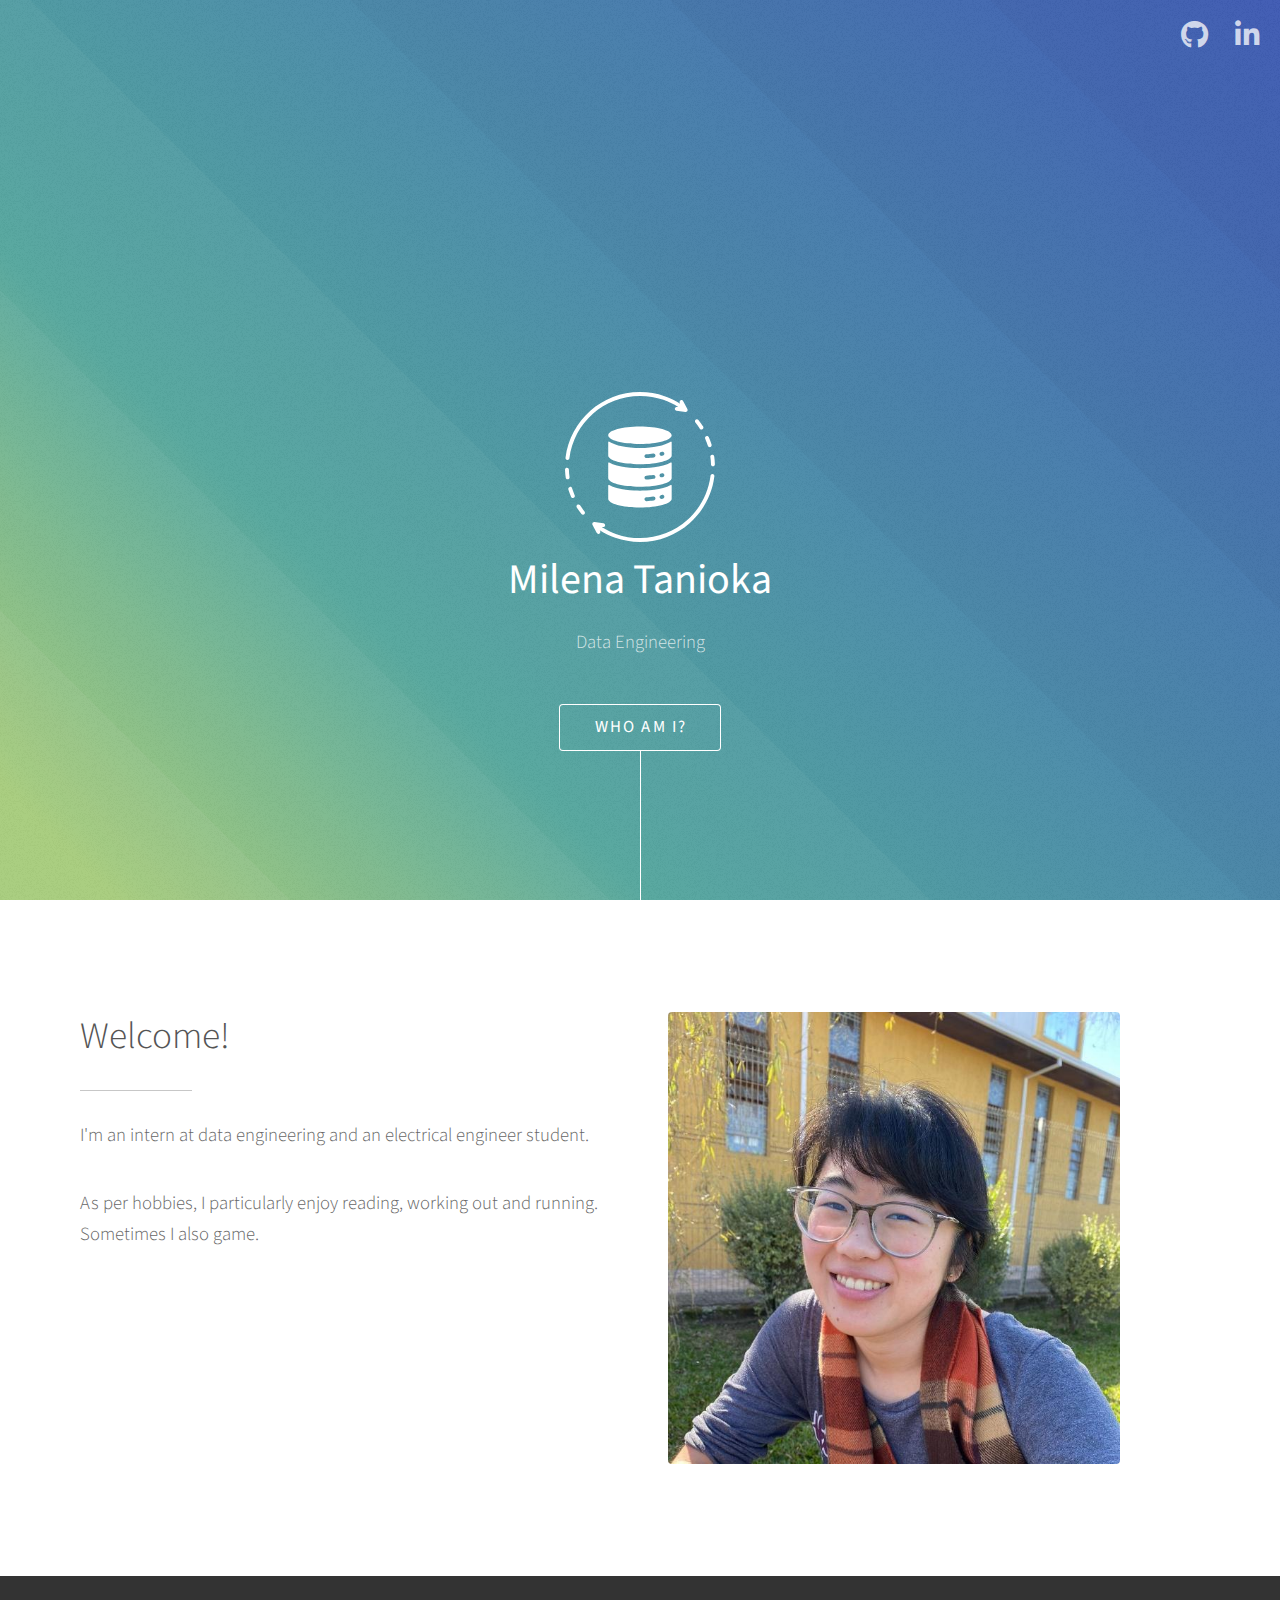
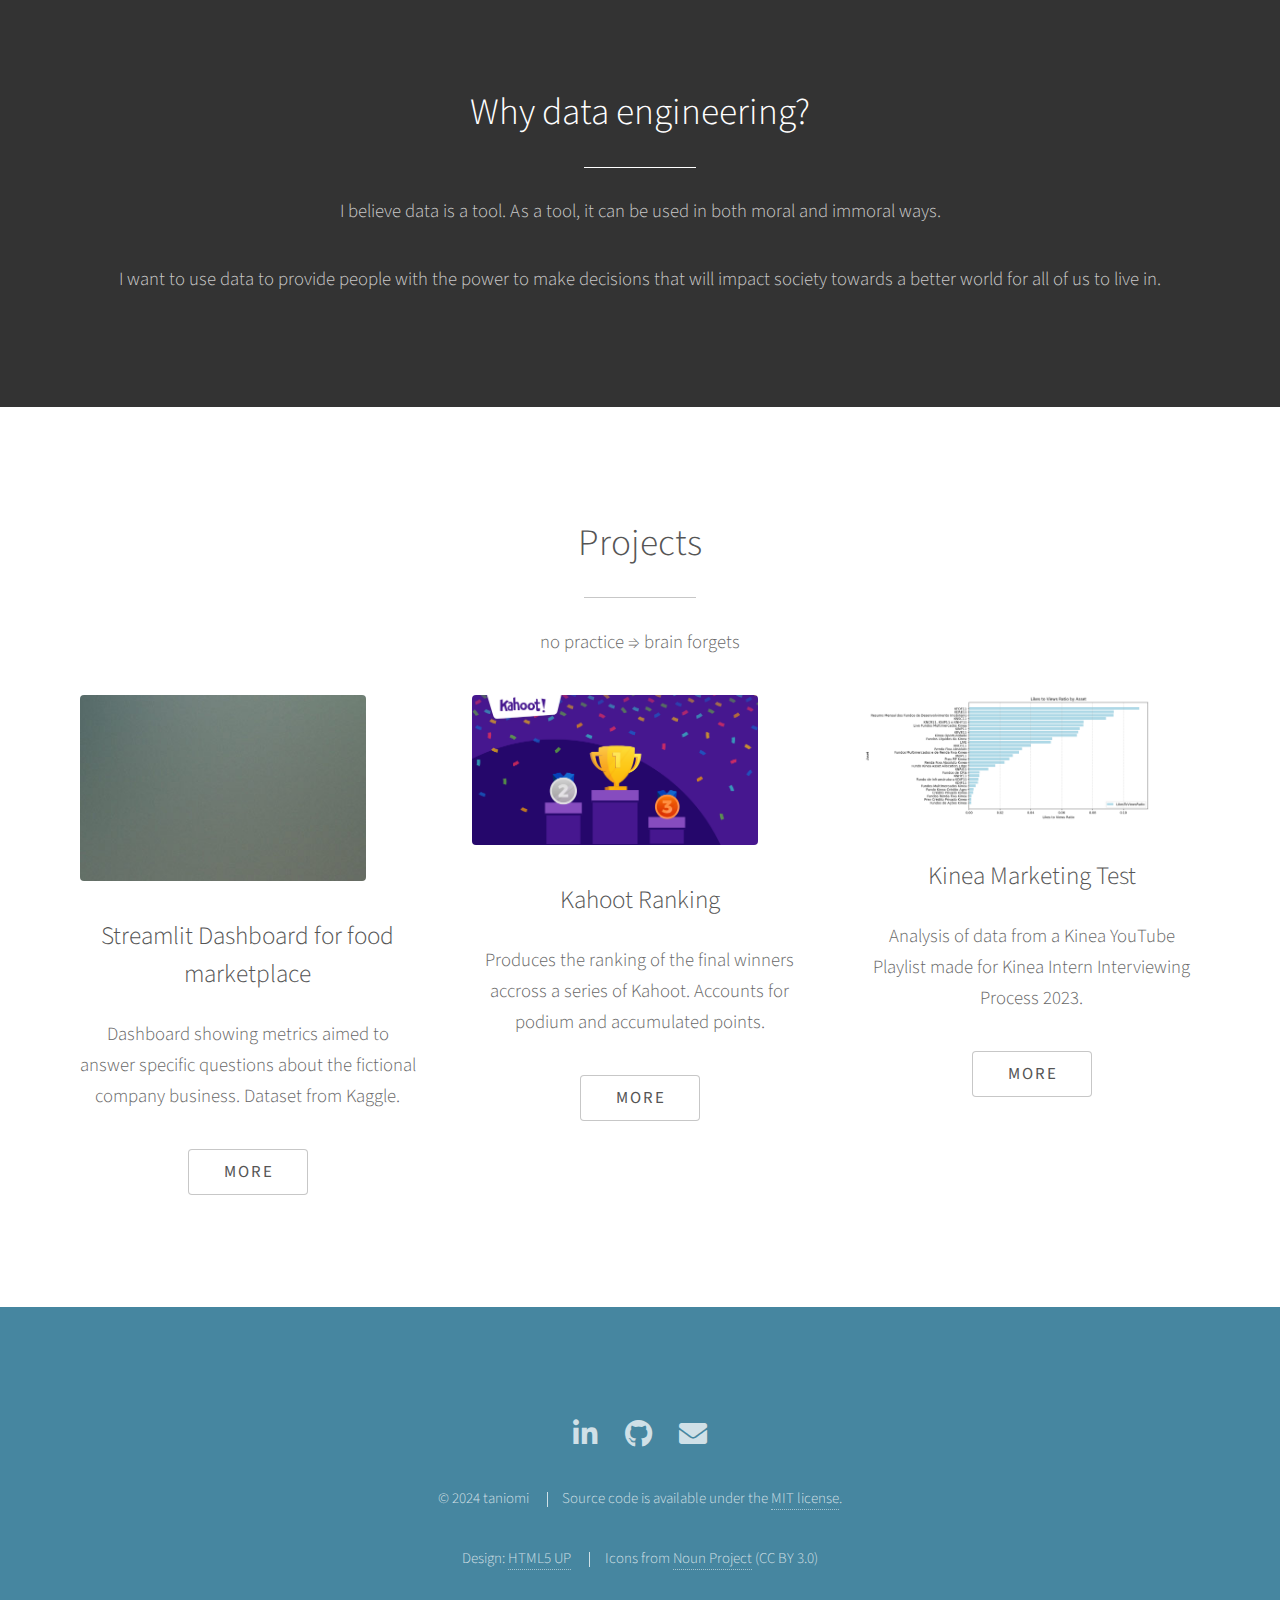
<file: index.html>
<!DOCTYPE HTML>
<!--
	Photon by HTML5 UP
	html5up.net | @ajlkn
	Free for personal and commercial use under the CCA 3.0 license (html5up.net/license)
-->
<html>
	<head>
		<title>taniomi</title>
		<meta charset="utf-8" />
		<meta name="viewport" content="width=device-width, initial-scale=1, user-scalable=no" />
		<link rel="stylesheet" href="assets/css/main.css" />
		<noscript><link rel="stylesheet" href="assets/css/noscript.css" /></noscript>
	</head>
	<body class="is-preload">



		<!-- Header -->
			<section id="header">
				<!-- Navigation bar -->
				<nav id="navbar">
					<ul class="icons">
						<li><a href="https://github.com/taniomi" class="icon brands alt fa-github"><span class="label">GitHub</span></a></li>
						<li><a href ="https://www.linkedin.com/in/taniomi/" class="icon brands fa-linkedin-in"><span class="label">LinkedIn</span></a></li>
					</ul>
			</nav>

				<div class="inner">
					<!-- Header Content -->
					<img class="svg-icon" src="assets/css/images/data-lifecycle_Naya-Putri.svg" alt="Data Collection">
					<h1><strong>Milena Tanioka</strong></h1>
					<p>Data Engineering</p>
					<ul class="actions special">
						<li><a href="#one" class="button scrolly">Who am I?</a></li>
					</ul>
				</div>
			</section>

		<!-- One -->
			<section id="one" class="main style1">
				<div class="container">
					<div class="row gtr-150">
						<div class="col-6 col-12-medium">
							<header class="major">
								<h2>Welcome!</h2>
							</header>
							<p>I'm an intern at data engineering and an electrical engineer student.</p>
							<p></p>
							<p>As per hobbies, I particularly enjoy reading, working out and running. Sometimes I also game.</p>
						</div>
						<div class="col-6 col-12-medium imp-medium">
							<span class="image fit"><img src="images/profile.png" alt="" /></span>
						</div>
					</div>
				</div>
			</section>

		<!-- Why Data Engineering? -->
			<section id="why-data-engineering?" class="main style2 special">
				<div class="container">
					<header class="major">
						<h2>Why data engineering?</h2>
					</header>
					<p>I believe data is a tool. As a tool, it can be used in both moral and immoral ways.</p>
					<p>I want to use data to provide people with the power to make decisions that will impact society towards a better world for all of us to live in.</p>
					</ul>
				</div>
			</section>

		<!-- Two -->
			<!-- <section id="two" class="main style2">
				<div class="container">
					<div class="row gtr-150">
						<div class="col-6 col-12-medium">
							<ul class="major-icons">
								<li><span class="icon solid style1 major fa-code"></span></li>
								<li><span class="icon solid style2 major fa-bolt"></span></li>
								<li><span class="icon solid style3 major fa-camera-retro"></span></li>
								<li><span class="icon solid style4 major fa-cog"></span></li>
								<li><span class="icon solid style5 major fa-desktop"></span></li>
								<li><span class="icon solid style6 major fa-calendar"></span></li>
							</ul>
						</div>
						<div class="col-6 col-12-medium">
							<header class="major">
								<h2><br />
								what do i work with?</h2>
							</header>
							<p>Adipiscing a commodo ante nunc accumsan interdum mi ante adipiscing. A nunc lobortis non nisl amet vis volutpat aclacus nascetur ac non. Lorem curae eu ante amet sapien in tempus ac. Adipiscing id accumsan adipiscing ipsum.</p>
							<p>Blandit faucibus proin. Ac aliquam integer adipiscing enim non praesent vis commodo nunc phasellus cubilia ac risus accumsan. Accumsan blandit. Lobortis phasellus non lobortis dit varius mi varius accumsan lobortis. Blandit ante aliquam lacinia lorem lobortis semper morbi col faucibus vitae integer placerat accumsan orci eu mi odio tempus adipiscing adipiscing adipiscing curae consequat feugiat etiam dolore.</p>
							<p>Adipiscing a commodo ante nunc accumsan interdum mi ante adipiscing. A nunc lobortis non nisl amet vis volutpat aclacus nascetur ac non. Lorem curae eu ante amet sapien in tempus ac. Adipiscing id accumsan adipiscing ipsum.</p>
						</div>
					</div>
				</div>
			</section> -->

		<!-- Three -->
			<section id="three" class="main style1 special">
				<div class="container">
					<header class="major">
						<h2>Projects</h2>
					</header>
					<p>no practice ⇒️ brain forgets</p>
					<div class="row gtr-150">
						<div class="col-4 col-12-medium">
							<span class="image fit"><img src="images/pic02.jpg" alt="" /></span>
							<h3>Streamlit Dashboard for food marketplace</h3>
							<p>Dashboard showing metrics aimed to answer specific questions about the fictional company business. Dataset from Kaggle.</p>
							<ul class="actions special">
								<li><a href="https://github.com/taniomi/food-delivery-cury-company" class="button">More</a></li>
							</ul>
						</div>
						<div class="col-4 col-12-medium">
							<span class="image fit"><img src="images/kahoot_podium.png" alt="" /></span>
							<h3>Kahoot Ranking</h3>
							<p>Produces the ranking of the final winners accross a series of Kahoot. Accounts for podium and accumulated points.</p>
							<ul class="actions special">
								<li><a href="https://github.com/taniomi/Kahoot-Ranking" class="button">More</a></li>
							</ul>
						</div>
						<div class="col-4 col-12-medium">
							<span class="image fit"><img src="images/kinea_yt_playlist.png" alt="" /></span>
							<h3>Kinea Marketing Test</h3>
							<p>Analysis of data from a Kinea YouTube Playlist made for Kinea Intern Interviewing Process 2023.</p>
							<ul class="actions special">
								<li><a href="https://github.com/taniomi/Kinea-Teste-Marketing" class="button">More</a></li>
							</ul>
						</div>
					</div>
				</div>
			</section>

		<!-- Four -->
			<!-- <section id="four" class="main style2 special">
				<div class="container">
					<header class="major">
						<h2>Ipsum feugiat consequat?</h2>
					</header>
					<p>Sed lacus nascetur ac ante amet sapien.</p>
					<ul class="actions special">
						<li><a href="#" class="button wide primary">Sign Up</a></li>
						<li><a href="#" class="button wide">Learn More</a></li>
					</ul>
				</div>
			</section> -->

		<!-- Five -->
		<!--
			<section id="five" class="main style1">
				<div class="container">
					<header class="major special">
						<h2>Elements</h2>
					</header>

					<section>
						<h4>Text</h4>
						<p>This is <b>bold</b> and this is <strong>strong</strong>. This is <i>italic</i> and this is <em>emphasized</em>.
						This is <sup>superscript</sup> text and this is <sub>subscript</sub> text.
						This is <u>underlined</u> and this is code: <code>for (;;) { ... }</code>. Finally, <a href="#">this is a link</a>.</p>
						<hr />
						<header>
							<h4>Heading with a Subtitle</h4>
							<p>Lorem ipsum dolor sit amet nullam id egestas urna aliquam</p>
						</header>
						<p>Nunc lacinia ante nunc ac lobortis. Interdum adipiscing gravida odio porttitor sem non mi integer non faucibus ornare mi ut ante amet placerat aliquet. Volutpat eu sed ante lacinia sapien lorem accumsan varius montes viverra nibh in adipiscing blandit tempus accumsan.</p>
						<header>
							<h5>Heading with a Subtitle</h5>
							<p>Lorem ipsum dolor sit amet nullam id egestas urna aliquam</p>
						</header>
						<p>Nunc lacinia ante nunc ac lobortis. Interdum adipiscing gravida odio porttitor sem non mi integer non faucibus ornare mi ut ante amet placerat aliquet. Volutpat eu sed ante lacinia sapien lorem accumsan varius montes viverra nibh in adipiscing blandit tempus accumsan.</p>
						<hr />
						<h2>Heading Level 2</h2>
						<h3>Heading Level 3</h3>
						<h4>Heading Level 4</h4>
						<h5>Heading Level 5</h5>
						<h6>Heading Level 6</h6>
						<hr />
						<h5>Blockquote</h5>
						<blockquote>Fringilla nisl. Donec accumsan interdum nisi, quis tincidunt felis sagittis eget tempus euismod. Vestibulum ante ipsum primis in faucibus vestibulum. Blandit adipiscing eu felis iaculis volutpat ac adipiscing accumsan faucibus. Vestibulum ante ipsum primis in faucibus lorem ipsum dolor sit amet nullam adipiscing eu felis.</blockquote>
						<h5>Preformatted</h5>
						<pre><code>i = 0;

while (!deck.isInOrder()) {
print 'Iteration ' + i;
deck.shuffle();
i++;
}

print 'It took ' + i + ' iterations to sort the deck.';</code></pre>
					</section>

					<section>
						<h4>Lists</h4>
						<div class="row">
							<div class="col-6 col-12-medium">
								<h5>Unordered</h5>
								<ul>
									<li>Dolor pulvinar etiam.</li>
									<li>Sagittis adipiscing.</li>
									<li>Felis enim feugiat.</li>
								</ul>
								<h5>Alternate</h5>
								<ul class="alt">
									<li>Dolor pulvinar etiam.</li>
									<li>Sagittis adipiscing.</li>
									<li>Felis enim feugiat.</li>
								</ul>
							</div>
							<div class="col-6 col-12-medium">
								<h5>Ordered</h5>
								<ol>
									<li>Dolor pulvinar etiam.</li>
									<li>Etiam vel felis viverra.</li>
									<li>Felis enim feugiat.</li>
									<li>Dolor pulvinar etiam.</li>
									<li>Etiam vel felis lorem.</li>
									<li>Felis enim et feugiat.</li>
								</ol>
								<h5>Icons</h5>
								<ul class="icons">
									<li><a href="#" class="icon brands fa-twitter"><span class="label">Twitter</span></a></li>
									<li><a href="#" class="icon brands fa-facebook-f"><span class="label">Facebook</span></a></li>
									<li><a href="#" class="icon brands fa-instagram"><span class="label">Instagram</span></a></li>
									<li><a href="#" class="icon brands fa-github"><span class="label">Github</span></a></li>
								</ul>
							</div>
						</div>
						<h5>Actions</h5>
						<div class="row">
							<div class="col-6 col-12-medium">
								<ul class="actions">
									<li><a href="#" class="button primary">Default</a></li>
									<li><a href="#" class="button">Default</a></li>
								</ul>
								<ul class="actions small">
									<li><a href="#" class="button primary small">Small</a></li>
									<li><a href="#" class="button small">Small</a></li>
								</ul>
								<ul class="actions stacked">
									<li><a href="#" class="button primary">Default</a></li>
									<li><a href="#" class="button">Default</a></li>
								</ul>
								<ul class="actions stacked">
									<li><a href="#" class="button primary small">Small</a></li>
									<li><a href="#" class="button small">Small</a></li>
								</ul>
							</div>
							<div class="col-6 col-12-medium">
								<ul class="actions stacked">
									<li><a href="#" class="button primary fit">Default</a></li>
									<li><a href="#" class="button fit">Default</a></li>
								</ul>
								<ul class="actions stacked">
									<li><a href="#" class="button primary small fit">Small</a></li>
									<li><a href="#" class="button small fit">Small</a></li>
								</ul>
							</div>
						</div>
					</section>

					<section>
						<h4>Table</h4>
						<h5>Default</h5>
						<div class="table-wrapper">
							<table>
								<thead>
									<tr>
										<th>Name</th>
										<th>Description</th>
										<th>Price</th>
									</tr>
								</thead>
								<tbody>
									<tr>
										<td>Item One</td>
										<td>Ante turpis integer aliquet porttitor.</td>
										<td>29.99</td>
									</tr>
									<tr>
										<td>Item Two</td>
										<td>Vis ac commodo adipiscing arcu aliquet.</td>
										<td>19.99</td>
									</tr>
									<tr>
										<td>Item Three</td>
										<td> Morbi faucibus arcu accumsan lorem.</td>
										<td>29.99</td>
									</tr>
									<tr>
										<td>Item Four</td>
										<td>Vitae integer tempus condimentum.</td>
										<td>19.99</td>
									</tr>
									<tr>
										<td>Item Five</td>
										<td>Ante turpis integer aliquet porttitor.</td>
										<td>29.99</td>
									</tr>
								</tbody>
								<tfoot>
									<tr>
										<td colspan="2"></td>
										<td>100.00</td>
									</tr>
								</tfoot>
							</table>
						</div>

						<h5>Alternate</h5>
						<div class="table-wrapper">
							<table class="alt">
								<thead>
									<tr>
										<th>Name</th>
										<th>Description</th>
										<th>Price</th>
									</tr>
								</thead>
								<tbody>
									<tr>
										<td>Item One</td>
										<td>Ante turpis integer aliquet porttitor.</td>
										<td>29.99</td>
									</tr>
									<tr>
										<td>Item Two</td>
										<td>Vis ac commodo adipiscing arcu aliquet.</td>
										<td>19.99</td>
									</tr>
									<tr>
										<td>Item Three</td>
										<td> Morbi faucibus arcu accumsan lorem.</td>
										<td>29.99</td>
									</tr>
									<tr>
										<td>Item Four</td>
										<td>Vitae integer tempus condimentum.</td>
										<td>19.99</td>
									</tr>
									<tr>
										<td>Item Five</td>
										<td>Ante turpis integer aliquet porttitor.</td>
										<td>29.99</td>
									</tr>
								</tbody>
								<tfoot>
									<tr>
										<td colspan="2"></td>
										<td>100.00</td>
									</tr>
								</tfoot>
							</table>
						</div>
					</section>

					<section>
						<h4>Buttons</h4>
						<ul class="actions">
							<li><a href="#" class="button primary">Primary</a></li>
							<li><a href="#" class="button">Default</a></li>
						</ul>
						<ul class="actions">
							<li><a href="#" class="button large">Large</a></li>
							<li><a href="#" class="button">Default</a></li>
							<li><a href="#" class="button small">Small</a></li>
						</ul>
						<ul class="actions fit">
							<li><a href="#" class="button fit">Fit</a></li>
							<li><a href="#" class="button primary fit">Fit</a></li>
							<li><a href="#" class="button fit">Fit</a></li>
						</ul>
						<ul class="actions fit small">
							<li><a href="#" class="button primary fit small">Fit + Small</a></li>
							<li><a href="#" class="button fit small">Fit + Small</a></li>
							<li><a href="#" class="button primary fit small">Fit + Small</a></li>
						</ul>
						<ul class="actions">
							<li><a href="#" class="button primary icon solid fa-download">Icon</a></li>
							<li><a href="#" class="button icon solid fa-download">Icon</a></li>
						</ul>
						<ul class="actions">
							<li><span class="button primary disabled">Disabled</span></li>
							<li><span class="button disabled">Disabled</span></li>
						</ul>
					</section>

					<section>
						<h4>Form</h4>
						<form method="post" action="#">
							<div class="row gtr-uniform gtr-50">
								<div class="col-6 col-12-xsmall">
									<input type="text" name="demo-name" id="demo-name" value="" placeholder="Name" />
								</div>
								<div class="col-6 col-12-xsmall">
									<input type="email" name="demo-email" id="demo-email" value="" placeholder="Email" />
								</div>
								<div class="col-12">
									<select name="demo-category" id="demo-category">
										<option value="">- Category -</option>
										<option value="1">Manufacturing</option>
										<option value="1">Shipping</option>
										<option value="1">Administration</option>
										<option value="1">Human Resources</option>
									</select>
								</div>
								<div class="col-4 col-12-small">
									<input type="radio" id="demo-priority-low" name="demo-priority" checked>
									<label for="demo-priority-low">Low</label>
								</div>
								<div class="col-4 col-12-small">
									<input type="radio" id="demo-priority-normal" name="demo-priority">
									<label for="demo-priority-normal">Normal</label>
								</div>
								<div class="col-4 col-12-small">
									<input type="radio" id="demo-priority-high" name="demo-priority">
									<label for="demo-priority-high">High</label>
								</div>
								<div class="col-6 col-12-small">
									<input type="checkbox" id="demo-copy" name="demo-copy">
									<label for="demo-copy">Email me a copy</label>
								</div>
								<div class="col-6 col-12-small">
									<input type="checkbox" id="demo-human" name="demo-human" checked>
									<label for="demo-human">Not a robot</label>
								</div>
								<div class="col-12">
									<textarea name="demo-message" id="demo-message" placeholder="Enter your message" rows="6"></textarea>
								</div>
								<div class="col-12">
									<ul class="actions">
										<li><input type="submit" value="Send Message" class="primary" /></li>
										<li><input type="reset" value="Reset" /></li>
									</ul>
								</div>
							</div>
						</form>
					</section>

					<section>
						<h4>Image</h4>
						<h5>Fit</h5>
						<div class="box alt">
							<div class="row gtr-uniform gtr-50">
								<div class="col-12"><span class="image fit"><img src="images/pic06.jpg" alt="" /></span></div>
								<div class="col-4"><span class="image fit"><img src="images/pic02.jpg" alt="" /></span></div>
								<div class="col-4"><span class="image fit"><img src="images/pic03.jpg" alt="" /></span></div>
								<div class="col-4"><span class="image fit"><img src="images/pic04.jpg" alt="" /></span></div>
								<div class="col-4"><span class="image fit"><img src="images/pic03.jpg" alt="" /></span></div>
								<div class="col-4"><span class="image fit"><img src="images/pic04.jpg" alt="" /></span></div>
								<div class="col-4"><span class="image fit"><img src="images/pic02.jpg" alt="" /></span></div>
								<div class="col-4"><span class="image fit"><img src="images/pic04.jpg" alt="" /></span></div>
								<div class="col-4"><span class="image fit"><img src="images/pic02.jpg" alt="" /></span></div>
								<div class="col-4"><span class="image fit"><img src="images/pic03.jpg" alt="" /></span></div>
							</div>
						</div>
						<h5>Left &amp; Right</h5>
						<p><span class="image left"><img src="images/pic05.jpg" alt="" /></span>Fringilla nisl. Donec accumsan interdum nisi, quis tincidunt felis sagittis eget. tempus euismod. Vestibulum ante ipsum primis in faucibus vestibulum. Blandit adipiscing eu felis iaculis volutpat ac adipiscing accumsan eu faucibus. Integer ac pellentesque praesent tincidunt felis sagittis eget. tempus euismod. Vestibulum ante ipsum primis in faucibus vestibulum. Blandit adipiscing eu felis iaculis volutpat ac adipiscing accumsan eu faucibus. Integer ac pellentesque praesent. Donec accumsan interdum nisi, quis tincidunt felis sagittis eget. tempus euismod. Vestibulum ante ipsum primis in faucibus vestibulum. Blandit adipiscing eu felis iaculis volutpat ac adipiscing accumsan eu faucibus. Integer ac pellentesque praesent tincidunt felis sagittis eget. tempus euismod. Vestibulum ante ipsum primis in faucibus vestibulum. Blandit adipiscing eu felis iaculis volutpat ac adipiscing accumsan eu faucibus. Integer ac pellentesque praesent. Blandit adipiscing eu felis iaculis volutpat ac adipiscing accumsan eu faucibus. Integer ac pellentesque praesent tincidunt felis sagittis eget. tempus euismod. Vestibulum ante ipsum primis in faucibus vestibulum. Blandit adipiscing eu felis iaculis volutpat ac adipiscing accumsan eu faucibus. Integer ac pellentesque praesent.</p>
						<p><span class="image right"><img src="images/pic05.jpg" alt="" /></span>Fringilla nisl. Donec accumsan interdum nisi, quis tincidunt felis sagittis eget. tempus euismod. Vestibulum ante ipsum primis in faucibus vestibulum. Blandit adipiscing eu felis iaculis volutpat ac adipiscing accumsan eu faucibus. Integer ac pellentesque praesent tincidunt felis sagittis eget. tempus euismod. Vestibulum ante ipsum primis in faucibus vestibulum. Blandit adipiscing eu felis iaculis volutpat ac adipiscing accumsan eu faucibus. Integer ac pellentesque praesent. Donec accumsan interdum nisi, quis tincidunt felis sagittis eget. tempus euismod. Vestibulum ante ipsum primis in faucibus vestibulum. Blandit adipiscing eu felis iaculis volutpat ac adipiscing accumsan eu faucibus. Integer ac pellentesque praesent tincidunt felis sagittis eget. tempus euismod. Vestibulum ante ipsum primis in faucibus vestibulum. Blandit adipiscing eu felis iaculis volutpat ac adipiscing accumsan eu faucibus. Integer ac pellentesque praesent. Blandit adipiscing eu felis iaculis volutpat ac adipiscing accumsan eu faucibus. Integer ac pellentesque praesent tincidunt felis sagittis eget. tempus euismod. Vestibulum ante ipsum primis in faucibus vestibulum. Blandit adipiscing eu felis iaculis volutpat ac adipiscing accumsan eu faucibus. Integer ac pellentesque praesent.</p>
					</section>

				</div>
			</section>
		-->

		<!-- Footer -->
			<section id="footer">
				<ul class="icons">
					<!-- <li><a href="#" class="icon brands alt fa-twitter"><span class="label">Twitter</span></a></li> -->
					<!-- <li><a href="#" class="icon brands alt fa-facebook-f"><span class="label">Facebook</span></a></li> -->
					<!-- <li><a href="https://www.instagram.com/taniomi_/" class="icon brands alt fa-instagram"><span class="label">Instagram</span></a></li> -->
					<li><a href ="https://www.linkedin.com/in/taniomi/" class="icon brands fa-linkedin-in"><span class="label">LinkedIn</span></a></li>
					<li><a href="https://github.com/taniomi" class="icon brands alt fa-github"><span class="label">GitHub</span></a></li>
					<li><a href="taniomi@proton.me" class="icon solid alt fa-envelope"><span class="label">Email</span></a></li>
				</ul>
				<ul class="copyright">
					<li>&copy; 2024 taniomi</li>
					<li>Source code is available under the <a href="http://opensource.org/licenses/mit-license.php">MIT license</a>.</li>
				</ul>
				<ul class="copyright">
					<li>Design: <a href="http://html5up.net">HTML5 UP</a></li>
					<li>Icons from <a href="https://thenounproject.com/browse/icons/term/data-collection/" target="_blank" title="data collection Icons">Noun Project</a> (CC BY 3.0)</li>
				</ul>
			</section>

		<!-- Scripts -->
			<script src="assets/js/jquery.min.js"></script>
			<script src="assets/js/jquery.scrolly.min.js"></script>
			<script src="assets/js/browser.min.js"></script>
			<script src="assets/js/breakpoints.min.js"></script>
			<script src="assets/js/util.js"></script>
			<script src="assets/js/main.js"></script>

	</body>
</html>
</file>
<file: assets/css/noscript.css>
/*
	Photon by HTML5 UP
	html5up.net | @ajlkn
	Free for personal and commercial use under the CCA 3.0 license (html5up.net/license)
*/

/* Header */

	body.is-preload #header .inner {
		-moz-transform: none;
		-webkit-transform: none;
		-ms-transform: none;
		transform: none;
		opacity: 1;
	}

		body.is-preload #header .inner .actions {
			-moz-transform: none;
			-webkit-transform: none;
			-ms-transform: none;
			transform: none;
			opacity: 1;
		}

	body.is-preload #header:after {
		opacity: 0;
	}
</file>
<file: assets/css/main.css>
@import url("fontawesome-all.min.css");
@import url("https://fonts.googleapis.com/css?family=Source+Sans+Pro:300,300italic,400,400italic");

/*
	Photon by HTML5 UP
	html5up.net | @ajlkn
	Free for personal and commercial use under the CCA 3.0 license (html5up.net/license)
*/

html, body, div, span, applet, object,
iframe, h1, h2, h3, h4, h5, h6, p, blockquote,
pre, a, abbr, acronym, address, big, cite,
code, del, dfn, em, img, ins, kbd, q, s, samp,
small, strike, strong, sub, sup, tt, var, b,
u, i, center, dl, dt, dd, ol, ul, li, fieldset,
form, label, legend, table, caption, tbody,
tfoot, thead, tr, th, td, article, aside,
canvas, details, embed, figure, figcaption,
footer, header, hgroup, menu, nav, output, ruby,
section, summary, time, mark, audio, video {
	margin: 0;
	padding: 0;
	border: 0;
	font-size: 100%;
	font: inherit;
	vertical-align: baseline;}

article, aside, details, figcaption, figure,
footer, header, hgroup, menu, nav, section {
	display: block;}

body {
	line-height: 1;
}

ol, ul {
	list-style: none;
}

blockquote, q {
	quotes: none;
}

	blockquote:before, blockquote:after, q:before, q:after {
		content: '';
		content: none;
	}

table {
	border-collapse: collapse;
	border-spacing: 0;
}

body {
	-webkit-text-size-adjust: none;
}

mark {
	background-color: transparent;
	color: inherit;
}

input::-moz-focus-inner {
	border: 0;
	padding: 0;
}

input, select, textarea {
	-moz-appearance: none;
	-webkit-appearance: none;
	-ms-appearance: none;
	appearance: none;
}

/* Basic */

	html {
		box-sizing: border-box;
	}

	*, *:before, *:after {
		box-sizing: inherit;
	}

	body {
		background: #fff;
	}

		body.is-preload *, body.is-preload *:before, body.is-preload *:after {
			-moz-animation: none !important;
			-webkit-animation: none !important;
			-ms-animation: none !important;
			animation: none !important;
			-moz-transition: none !important;
			-webkit-transition: none !important;
			-ms-transition: none !important;
			transition: none !important;
		}

	body, input, select, textarea {
		color: #666;
		font-family: "Source Sans Pro", Helvetica, sans-serif;
		font-size: 16pt;
		font-weight: 300;
		line-height: 1.65em;
	}

	a {
		-moz-transition: color 0.2s ease-in-out, border-color 0.2s ease-in-out;
		-webkit-transition: color 0.2s ease-in-out, border-color 0.2s ease-in-out;
		-ms-transition: color 0.2s ease-in-out, border-color 0.2s ease-in-out;
		transition: color 0.2s ease-in-out, border-color 0.2s ease-in-out;
		border-bottom: dotted 1px #666;
		color: inherit;
		text-decoration: none;
	}

		a:hover {
			border-bottom-color: transparent !important;
			color: #6bd4c8;
		}

	strong, b {
		color: #555;
		font-weight: 400;
	}

	em, i {
		font-style: italic;
	}

	p {
		margin: 0 0 2em 0;
	}

	h1, h2, h3, h4, h5, h6 {
		color: #555;
		line-height: 1em;
		margin: 0 0 1em 0;
	}

		h1 a, h2 a, h3 a, h4 a, h5 a, h6 a {
			color: inherit;
			text-decoration: none;
		}

	h1 {
		font-size: 2.25em;
		line-height: 1.35em;
	}

	h2 {
		font-size: 2em;
		line-height: 1.35em;
	}

	h3 {
		font-size: 1.35em;
		line-height: 1.5em;
	}

	h4 {
		font-size: 1.25em;
		line-height: 1.5em;
	}

	h5 {
		font-size: 0.9em;
		line-height: 1.5em;
	}

	h6 {
		font-size: 0.7em;
		line-height: 1.5em;
	}

	sub {
		font-size: 0.8em;
		position: relative;
		top: 0.5em;
	}

	sup {
		font-size: 0.8em;
		position: relative;
		top: -0.5em;
	}

	hr {
		border: 0;
		border-bottom: solid 1px rgba(144, 144, 144, 0.5);
		margin: 2em 0;
	}

		hr.major {
			margin: 3em 0;
		}

	blockquote {
		border-left: solid 4px rgba(144, 144, 144, 0.5);
		font-style: italic;
		margin: 0 0 2em 0;
		padding: 0.5em 0 0.5em 2em;
	}

	code {
		background: rgba(144, 144, 144, 0.075);
		border-radius: 4px;
		border: solid 1px rgba(144, 144, 144, 0.5);
		font-family: "Courier New", monospace;
		font-size: 0.9em;
		margin: 0 0.25em;
		padding: 0.25em 0.65em;
	}

	pre {
		-webkit-overflow-scrolling: touch;
		font-family: "Courier New", monospace;
		font-size: 0.9em;
		margin: 0 0 2em 0;
	}

		pre code {
			display: block;
			line-height: 1.75em;
			padding: 1em 1.5em;
			overflow-x: auto;
		}

	.align-left {
		text-align: left;
	}

	.align-center {
		text-align: center;
	}

	.align-right {
		text-align: right;
	}

/* Container */

	.container {
		margin: 0 auto;
		max-width: calc(100% - 4em);
		width: 60em;
	}

		.container.xsmall {
			width: 15em;
		}

		.container.small {
			width: 30em;
		}

		.container.medium {
			width: 45em;
		}

		.container.large {
			width: 75em;
		}

		.container.xlarge {
			width: 90em;
		}

		.container.max {
			width: 100%;
		}

		@media screen and (max-width: 980px) {

			.container {
				max-width: 100% !important;
				width: 100% !important;
			}

		}

		@media screen and (max-width: 480px) {

			.container {
				max-width: calc(100% - 3em);
			}

		}

/* Row */

	.row {
		display: flex;
		flex-wrap: wrap;
		box-sizing: border-box;
		align-items: stretch;
	}

		.row > * {
			box-sizing: border-box;
		}

		.row.gtr-uniform > * > :last-child {
			margin-bottom: 0;
		}

		.row.aln-left {
			justify-content: flex-start;
		}

		.row.aln-center {
			justify-content: center;
		}

		.row.aln-right {
			justify-content: flex-end;
		}

		.row.aln-top {
			align-items: flex-start;
		}

		.row.aln-middle {
			align-items: center;
		}

		.row.aln-bottom {
			align-items: flex-end;
		}

		.row > .imp {
			order: -1;
		}

		.row > .col-1 {
			width: 8.33333%;
		}

		.row > .off-1 {
			margin-left: 8.33333%;
		}

		.row > .col-2 {
			width: 16.66667%;
		}

		.row > .off-2 {
			margin-left: 16.66667%;
		}

		.row > .col-3 {
			width: 25%;
		}

		.row > .off-3 {
			margin-left: 25%;
		}

		.row > .col-4 {
			width: 33.33333%;
		}

		.row > .off-4 {
			margin-left: 33.33333%;
		}

		.row > .col-5 {
			width: 41.66667%;
		}

		.row > .off-5 {
			margin-left: 41.66667%;
		}

		.row > .col-6 {
			width: 50%;
		}

		.row > .off-6 {
			margin-left: 50%;
		}

		.row > .col-7 {
			width: 58.33333%;
		}

		.row > .off-7 {
			margin-left: 58.33333%;
		}

		.row > .col-8 {
			width: 66.66667%;
		}

		.row > .off-8 {
			margin-left: 66.66667%;
		}

		.row > .col-9 {
			width: 75%;
		}

		.row > .off-9 {
			margin-left: 75%;
		}

		.row > .col-10 {
			width: 83.33333%;
		}

		.row > .off-10 {
			margin-left: 83.33333%;
		}

		.row > .col-11 {
			width: 91.66667%;
		}

		.row > .off-11 {
			margin-left: 91.66667%;
		}

		.row > .col-12 {
			width: 100%;
		}

		.row > .off-12 {
			margin-left: 100%;
		}

		.row.gtr-0 {
			margin-top: 0;
			margin-left: 0em;
		}

			.row.gtr-0 > * {
				padding: 0 0 0 0em;
			}

			.row.gtr-0.gtr-uniform {
				margin-top: 0em;
			}

				.row.gtr-0.gtr-uniform > * {
					padding-top: 0em;
				}

		.row.gtr-25 {
			margin-top: 0;
			margin-left: -0.5em;
		}

			.row.gtr-25 > * {
				padding: 0 0 0 0.5em;
			}

			.row.gtr-25.gtr-uniform {
				margin-top: -0.5em;
			}

				.row.gtr-25.gtr-uniform > * {
					padding-top: 0.5em;
				}

		.row.gtr-50 {
			margin-top: 0;
			margin-left: -1em;
		}

			.row.gtr-50 > * {
				padding: 0 0 0 1em;
			}

			.row.gtr-50.gtr-uniform {
				margin-top: -1em;
			}

				.row.gtr-50.gtr-uniform > * {
					padding-top: 1em;
				}

		.row {
			margin-top: 0;
			margin-left: -2em;
		}

			.row > * {
				padding: 0 0 0 2em;
			}

			.row.gtr-uniform {
				margin-top: -2em;
			}

				.row.gtr-uniform > * {
					padding-top: 2em;
				}

		.row.gtr-150 {
			margin-top: 0;
			margin-left: -3em;
		}

			.row.gtr-150 > * {
				padding: 0 0 0 3em;
			}

			.row.gtr-150.gtr-uniform {
				margin-top: -3em;
			}

				.row.gtr-150.gtr-uniform > * {
					padding-top: 3em;
				}

		.row.gtr-200 {
			margin-top: 0;
			margin-left: -4em;
		}

			.row.gtr-200 > * {
				padding: 0 0 0 4em;
			}

			.row.gtr-200.gtr-uniform {
				margin-top: -4em;
			}

				.row.gtr-200.gtr-uniform > * {
					padding-top: 4em;
				}

		@media screen and (max-width: 1680px) {

			.row {
				display: flex;
				flex-wrap: wrap;
				box-sizing: border-box;
				align-items: stretch;
			}

				.row > * {
					box-sizing: border-box;
				}

				.row.gtr-uniform > * > :last-child {
					margin-bottom: 0;
				}

				.row.aln-left {
					justify-content: flex-start;
				}

				.row.aln-center {
					justify-content: center;
				}

				.row.aln-right {
					justify-content: flex-end;
				}

				.row.aln-top {
					align-items: flex-start;
				}

				.row.aln-middle {
					align-items: center;
				}

				.row.aln-bottom {
					align-items: flex-end;
				}

				.row > .imp-xlarge {
					order: -1;
				}

				.row > .col-1-xlarge {
					width: 8.33333%;
				}

				.row > .off-1-xlarge {
					margin-left: 8.33333%;
				}

				.row > .col-2-xlarge {
					width: 16.66667%;
				}

				.row > .off-2-xlarge {
					margin-left: 16.66667%;
				}

				.row > .col-3-xlarge {
					width: 25%;
				}

				.row > .off-3-xlarge {
					margin-left: 25%;
				}

				.row > .col-4-xlarge {
					width: 33.33333%;
				}

				.row > .off-4-xlarge {
					margin-left: 33.33333%;
				}

				.row > .col-5-xlarge {
					width: 41.66667%;
				}

				.row > .off-5-xlarge {
					margin-left: 41.66667%;
				}

				.row > .col-6-xlarge {
					width: 50%;
				}

				.row > .off-6-xlarge {
					margin-left: 50%;
				}

				.row > .col-7-xlarge {
					width: 58.33333%;
				}

				.row > .off-7-xlarge {
					margin-left: 58.33333%;
				}

				.row > .col-8-xlarge {
					width: 66.66667%;
				}

				.row > .off-8-xlarge {
					margin-left: 66.66667%;
				}

				.row > .col-9-xlarge {
					width: 75%;
				}

				.row > .off-9-xlarge {
					margin-left: 75%;
				}

				.row > .col-10-xlarge {
					width: 83.33333%;
				}

				.row > .off-10-xlarge {
					margin-left: 83.33333%;
				}

				.row > .col-11-xlarge {
					width: 91.66667%;
				}

				.row > .off-11-xlarge {
					margin-left: 91.66667%;
				}

				.row > .col-12-xlarge {
					width: 100%;
				}

				.row > .off-12-xlarge {
					margin-left: 100%;
				}

				.row.gtr-0 {
					margin-top: 0;
					margin-left: 0em;
				}

					.row.gtr-0 > * {
						padding: 0 0 0 0em;
					}

					.row.gtr-0.gtr-uniform {
						margin-top: 0em;
					}

						.row.gtr-0.gtr-uniform > * {
							padding-top: 0em;
						}

				.row.gtr-25 {
					margin-top: 0;
					margin-left: -0.5em;
				}

					.row.gtr-25 > * {
						padding: 0 0 0 0.5em;
					}

					.row.gtr-25.gtr-uniform {
						margin-top: -0.5em;
					}

						.row.gtr-25.gtr-uniform > * {
							padding-top: 0.5em;
						}

				.row.gtr-50 {
					margin-top: 0;
					margin-left: -1em;
				}

					.row.gtr-50 > * {
						padding: 0 0 0 1em;
					}

					.row.gtr-50.gtr-uniform {
						margin-top: -1em;
					}

						.row.gtr-50.gtr-uniform > * {
							padding-top: 1em;
						}

				.row {
					margin-top: 0;
					margin-left: -2em;
				}

					.row > * {
						padding: 0 0 0 2em;
					}

					.row.gtr-uniform {
						margin-top: -2em;
					}

						.row.gtr-uniform > * {
							padding-top: 2em;
						}

				.row.gtr-150 {
					margin-top: 0;
					margin-left: -3em;
				}

					.row.gtr-150 > * {
						padding: 0 0 0 3em;
					}

					.row.gtr-150.gtr-uniform {
						margin-top: -3em;
					}

						.row.gtr-150.gtr-uniform > * {
							padding-top: 3em;
						}

				.row.gtr-200 {
					margin-top: 0;
					margin-left: -4em;
				}

					.row.gtr-200 > * {
						padding: 0 0 0 4em;
					}

					.row.gtr-200.gtr-uniform {
						margin-top: -4em;
					}

						.row.gtr-200.gtr-uniform > * {
							padding-top: 4em;
						}

		}

		@media screen and (max-width: 1140px) {

			.row {
				display: flex;
				flex-wrap: wrap;
				box-sizing: border-box;
				align-items: stretch;
			}

				.row > * {
					box-sizing: border-box;
				}

				.row.gtr-uniform > * > :last-child {
					margin-bottom: 0;
				}

				.row.aln-left {
					justify-content: flex-start;
				}

				.row.aln-center {
					justify-content: center;
				}

				.row.aln-right {
					justify-content: flex-end;
				}

				.row.aln-top {
					align-items: flex-start;
				}

				.row.aln-middle {
					align-items: center;
				}

				.row.aln-bottom {
					align-items: flex-end;
				}

				.row > .imp-large {
					order: -1;
				}

				.row > .col-1-large {
					width: 8.33333%;
				}

				.row > .off-1-large {
					margin-left: 8.33333%;
				}

				.row > .col-2-large {
					width: 16.66667%;
				}

				.row > .off-2-large {
					margin-left: 16.66667%;
				}

				.row > .col-3-large {
					width: 25%;
				}

				.row > .off-3-large {
					margin-left: 25%;
				}

				.row > .col-4-large {
					width: 33.33333%;
				}

				.row > .off-4-large {
					margin-left: 33.33333%;
				}

				.row > .col-5-large {
					width: 41.66667%;
				}

				.row > .off-5-large {
					margin-left: 41.66667%;
				}

				.row > .col-6-large {
					width: 50%;
				}

				.row > .off-6-large {
					margin-left: 50%;
				}

				.row > .col-7-large {
					width: 58.33333%;
				}

				.row > .off-7-large {
					margin-left: 58.33333%;
				}

				.row > .col-8-large {
					width: 66.66667%;
				}

				.row > .off-8-large {
					margin-left: 66.66667%;
				}

				.row > .col-9-large {
					width: 75%;
				}

				.row > .off-9-large {
					margin-left: 75%;
				}

				.row > .col-10-large {
					width: 83.33333%;
				}

				.row > .off-10-large {
					margin-left: 83.33333%;
				}

				.row > .col-11-large {
					width: 91.66667%;
				}

				.row > .off-11-large {
					margin-left: 91.66667%;
				}

				.row > .col-12-large {
					width: 100%;
				}

				.row > .off-12-large {
					margin-left: 100%;
				}

				.row.gtr-0 {
					margin-top: 0;
					margin-left: 0em;
				}

					.row.gtr-0 > * {
						padding: 0 0 0 0em;
					}

					.row.gtr-0.gtr-uniform {
						margin-top: 0em;
					}

						.row.gtr-0.gtr-uniform > * {
							padding-top: 0em;
						}

				.row.gtr-25 {
					margin-top: 0;
					margin-left: -0.5em;
				}

					.row.gtr-25 > * {
						padding: 0 0 0 0.5em;
					}

					.row.gtr-25.gtr-uniform {
						margin-top: -0.5em;
					}

						.row.gtr-25.gtr-uniform > * {
							padding-top: 0.5em;
						}

				.row.gtr-50 {
					margin-top: 0;
					margin-left: -1em;
				}

					.row.gtr-50 > * {
						padding: 0 0 0 1em;
					}

					.row.gtr-50.gtr-uniform {
						margin-top: -1em;
					}

						.row.gtr-50.gtr-uniform > * {
							padding-top: 1em;
						}

				.row {
					margin-top: 0;
					margin-left: -2em;
				}

					.row > * {
						padding: 0 0 0 2em;
					}

					.row.gtr-uniform {
						margin-top: -2em;
					}

						.row.gtr-uniform > * {
							padding-top: 2em;
						}

				.row.gtr-150 {
					margin-top: 0;
					margin-left: -3em;
				}

					.row.gtr-150 > * {
						padding: 0 0 0 3em;
					}

					.row.gtr-150.gtr-uniform {
						margin-top: -3em;
					}

						.row.gtr-150.gtr-uniform > * {
							padding-top: 3em;
						}

				.row.gtr-200 {
					margin-top: 0;
					margin-left: -4em;
				}

					.row.gtr-200 > * {
						padding: 0 0 0 4em;
					}

					.row.gtr-200.gtr-uniform {
						margin-top: -4em;
					}

						.row.gtr-200.gtr-uniform > * {
							padding-top: 4em;
						}

		}

		@media screen and (max-width: 980px) {

			.row {
				display: flex;
				flex-wrap: wrap;
				box-sizing: border-box;
				align-items: stretch;
			}

				.row > * {
					box-sizing: border-box;
				}

				.row.gtr-uniform > * > :last-child {
					margin-bottom: 0;
				}

				.row.aln-left {
					justify-content: flex-start;
				}

				.row.aln-center {
					justify-content: center;
				}

				.row.aln-right {
					justify-content: flex-end;
				}

				.row.aln-top {
					align-items: flex-start;
				}

				.row.aln-middle {
					align-items: center;
				}

				.row.aln-bottom {
					align-items: flex-end;
				}

				.row > .imp-medium {
					order: -1;
				}

				.row > .col-1-medium {
					width: 8.33333%;
				}

				.row > .off-1-medium {
					margin-left: 8.33333%;
				}

				.row > .col-2-medium {
					width: 16.66667%;
				}

				.row > .off-2-medium {
					margin-left: 16.66667%;
				}

				.row > .col-3-medium {
					width: 25%;
				}

				.row > .off-3-medium {
					margin-left: 25%;
				}

				.row > .col-4-medium {
					width: 33.33333%;
				}

				.row > .off-4-medium {
					margin-left: 33.33333%;
				}

				.row > .col-5-medium {
					width: 41.66667%;
				}

				.row > .off-5-medium {
					margin-left: 41.66667%;
				}

				.row > .col-6-medium {
					width: 50%;
				}

				.row > .off-6-medium {
					margin-left: 50%;
				}

				.row > .col-7-medium {
					width: 58.33333%;
				}

				.row > .off-7-medium {
					margin-left: 58.33333%;
				}

				.row > .col-8-medium {
					width: 66.66667%;
				}

				.row > .off-8-medium {
					margin-left: 66.66667%;
				}

				.row > .col-9-medium {
					width: 75%;
				}

				.row > .off-9-medium {
					margin-left: 75%;
				}

				.row > .col-10-medium {
					width: 83.33333%;
				}

				.row > .off-10-medium {
					margin-left: 83.33333%;
				}

				.row > .col-11-medium {
					width: 91.66667%;
				}

				.row > .off-11-medium {
					margin-left: 91.66667%;
				}

				.row > .col-12-medium {
					width: 100%;
				}

				.row > .off-12-medium {
					margin-left: 100%;
				}

				.row.gtr-0 {
					margin-top: 0;
					margin-left: 0em;
				}

					.row.gtr-0 > * {
						padding: 0 0 0 0em;
					}

					.row.gtr-0.gtr-uniform {
						margin-top: 0em;
					}

						.row.gtr-0.gtr-uniform > * {
							padding-top: 0em;
						}

				.row.gtr-25 {
					margin-top: 0;
					margin-left: -0.5em;
				}

					.row.gtr-25 > * {
						padding: 0 0 0 0.5em;
					}

					.row.gtr-25.gtr-uniform {
						margin-top: -0.5em;
					}

						.row.gtr-25.gtr-uniform > * {
							padding-top: 0.5em;
						}

				.row.gtr-50 {
					margin-top: 0;
					margin-left: -1em;
				}

					.row.gtr-50 > * {
						padding: 0 0 0 1em;
					}

					.row.gtr-50.gtr-uniform {
						margin-top: -1em;
					}

						.row.gtr-50.gtr-uniform > * {
							padding-top: 1em;
						}

				.row {
					margin-top: 0;
					margin-left: -2em;
				}

					.row > * {
						padding: 0 0 0 2em;
					}

					.row.gtr-uniform {
						margin-top: -2em;
					}

						.row.gtr-uniform > * {
							padding-top: 2em;
						}

				.row.gtr-150 {
					margin-top: 0;
					margin-left: -3em;
				}

					.row.gtr-150 > * {
						padding: 0 0 0 3em;
					}

					.row.gtr-150.gtr-uniform {
						margin-top: -3em;
					}

						.row.gtr-150.gtr-uniform > * {
							padding-top: 3em;
						}

				.row.gtr-200 {
					margin-top: 0;
					margin-left: -4em;
				}

					.row.gtr-200 > * {
						padding: 0 0 0 4em;
					}

					.row.gtr-200.gtr-uniform {
						margin-top: -4em;
					}

						.row.gtr-200.gtr-uniform > * {
							padding-top: 4em;
						}

		}

		@media screen and (max-width: 736px) {

			.row {
				display: flex;
				flex-wrap: wrap;
				box-sizing: border-box;
				align-items: stretch;
			}

				.row > * {
					box-sizing: border-box;
				}

				.row.gtr-uniform > * > :last-child {
					margin-bottom: 0;
				}

				.row.aln-left {
					justify-content: flex-start;
				}

				.row.aln-center {
					justify-content: center;
				}

				.row.aln-right {
					justify-content: flex-end;
				}

				.row.aln-top {
					align-items: flex-start;
				}

				.row.aln-middle {
					align-items: center;
				}

				.row.aln-bottom {
					align-items: flex-end;
				}

				.row > .imp-small {
					order: -1;
				}

				.row > .col-1-small {
					width: 8.33333%;
				}

				.row > .off-1-small {
					margin-left: 8.33333%;
				}

				.row > .col-2-small {
					width: 16.66667%;
				}

				.row > .off-2-small {
					margin-left: 16.66667%;
				}

				.row > .col-3-small {
					width: 25%;
				}

				.row > .off-3-small {
					margin-left: 25%;
				}

				.row > .col-4-small {
					width: 33.33333%;
				}

				.row > .off-4-small {
					margin-left: 33.33333%;
				}

				.row > .col-5-small {
					width: 41.66667%;
				}

				.row > .off-5-small {
					margin-left: 41.66667%;
				}

				.row > .col-6-small {
					width: 50%;
				}

				.row > .off-6-small {
					margin-left: 50%;
				}

				.row > .col-7-small {
					width: 58.33333%;
				}

				.row > .off-7-small {
					margin-left: 58.33333%;
				}

				.row > .col-8-small {
					width: 66.66667%;
				}

				.row > .off-8-small {
					margin-left: 66.66667%;
				}

				.row > .col-9-small {
					width: 75%;
				}

				.row > .off-9-small {
					margin-left: 75%;
				}

				.row > .col-10-small {
					width: 83.33333%;
				}

				.row > .off-10-small {
					margin-left: 83.33333%;
				}

				.row > .col-11-small {
					width: 91.66667%;
				}

				.row > .off-11-small {
					margin-left: 91.66667%;
				}

				.row > .col-12-small {
					width: 100%;
				}

				.row > .off-12-small {
					margin-left: 100%;
				}

				.row.gtr-0 {
					margin-top: 0;
					margin-left: 0em;
				}

					.row.gtr-0 > * {
						padding: 0 0 0 0em;
					}

					.row.gtr-0.gtr-uniform {
						margin-top: 0em;
					}

						.row.gtr-0.gtr-uniform > * {
							padding-top: 0em;
						}

				.row.gtr-25 {
					margin-top: 0;
					margin-left: -0.5em;
				}

					.row.gtr-25 > * {
						padding: 0 0 0 0.5em;
					}

					.row.gtr-25.gtr-uniform {
						margin-top: -0.5em;
					}

						.row.gtr-25.gtr-uniform > * {
							padding-top: 0.5em;
						}

				.row.gtr-50 {
					margin-top: 0;
					margin-left: -1em;
				}

					.row.gtr-50 > * {
						padding: 0 0 0 1em;
					}

					.row.gtr-50.gtr-uniform {
						margin-top: -1em;
					}

						.row.gtr-50.gtr-uniform > * {
							padding-top: 1em;
						}

				.row {
					margin-top: 0;
					margin-left: -2em;
				}

					.row > * {
						padding: 0 0 0 2em;
					}

					.row.gtr-uniform {
						margin-top: -2em;
					}

						.row.gtr-uniform > * {
							padding-top: 2em;
						}

				.row.gtr-150 {
					margin-top: 0;
					margin-left: -3em;
				}

					.row.gtr-150 > * {
						padding: 0 0 0 3em;
					}

					.row.gtr-150.gtr-uniform {
						margin-top: -3em;
					}

						.row.gtr-150.gtr-uniform > * {
							padding-top: 3em;
						}

				.row.gtr-200 {
					margin-top: 0;
					margin-left: -4em;
				}

					.row.gtr-200 > * {
						padding: 0 0 0 4em;
					}

					.row.gtr-200.gtr-uniform {
						margin-top: -4em;
					}

						.row.gtr-200.gtr-uniform > * {
							padding-top: 4em;
						}

		}

		@media screen and (max-width: 480px) {

			.row {
				display: flex;
				flex-wrap: wrap;
				box-sizing: border-box;
				align-items: stretch;
			}

				.row > * {
					box-sizing: border-box;
				}

				.row.gtr-uniform > * > :last-child {
					margin-bottom: 0;
				}

				.row.aln-left {
					justify-content: flex-start;
				}

				.row.aln-center {
					justify-content: center;
				}

				.row.aln-right {
					justify-content: flex-end;
				}

				.row.aln-top {
					align-items: flex-start;
				}

				.row.aln-middle {
					align-items: center;
				}

				.row.aln-bottom {
					align-items: flex-end;
				}

				.row > .imp-xsmall {
					order: -1;
				}

				.row > .col-1-xsmall {
					width: 8.33333%;
				}

				.row > .off-1-xsmall {
					margin-left: 8.33333%;
				}

				.row > .col-2-xsmall {
					width: 16.66667%;
				}

				.row > .off-2-xsmall {
					margin-left: 16.66667%;
				}

				.row > .col-3-xsmall {
					width: 25%;
				}

				.row > .off-3-xsmall {
					margin-left: 25%;
				}

				.row > .col-4-xsmall {
					width: 33.33333%;
				}

				.row > .off-4-xsmall {
					margin-left: 33.33333%;
				}

				.row > .col-5-xsmall {
					width: 41.66667%;
				}

				.row > .off-5-xsmall {
					margin-left: 41.66667%;
				}

				.row > .col-6-xsmall {
					width: 50%;
				}

				.row > .off-6-xsmall {
					margin-left: 50%;
				}

				.row > .col-7-xsmall {
					width: 58.33333%;
				}

				.row > .off-7-xsmall {
					margin-left: 58.33333%;
				}

				.row > .col-8-xsmall {
					width: 66.66667%;
				}

				.row > .off-8-xsmall {
					margin-left: 66.66667%;
				}

				.row > .col-9-xsmall {
					width: 75%;
				}

				.row > .off-9-xsmall {
					margin-left: 75%;
				}

				.row > .col-10-xsmall {
					width: 83.33333%;
				}

				.row > .off-10-xsmall {
					margin-left: 83.33333%;
				}

				.row > .col-11-xsmall {
					width: 91.66667%;
				}

				.row > .off-11-xsmall {
					margin-left: 91.66667%;
				}

				.row > .col-12-xsmall {
					width: 100%;
				}

				.row > .off-12-xsmall {
					margin-left: 100%;
				}

				.row.gtr-0 {
					margin-top: 0;
					margin-left: 0em;
				}

					.row.gtr-0 > * {
						padding: 0 0 0 0em;
					}

					.row.gtr-0.gtr-uniform {
						margin-top: 0em;
					}

						.row.gtr-0.gtr-uniform > * {
							padding-top: 0em;
						}

				.row.gtr-25 {
					margin-top: 0;
					margin-left: -0.5em;
				}

					.row.gtr-25 > * {
						padding: 0 0 0 0.5em;
					}

					.row.gtr-25.gtr-uniform {
						margin-top: -0.5em;
					}

						.row.gtr-25.gtr-uniform > * {
							padding-top: 0.5em;
						}

				.row.gtr-50 {
					margin-top: 0;
					margin-left: -1em;
				}

					.row.gtr-50 > * {
						padding: 0 0 0 1em;
					}

					.row.gtr-50.gtr-uniform {
						margin-top: -1em;
					}

						.row.gtr-50.gtr-uniform > * {
							padding-top: 1em;
						}

				.row {
					margin-top: 0;
					margin-left: -2em;
				}

					.row > * {
						padding: 0 0 0 2em;
					}

					.row.gtr-uniform {
						margin-top: -2em;
					}

						.row.gtr-uniform > * {
							padding-top: 2em;
						}

				.row.gtr-150 {
					margin-top: 0;
					margin-left: -3em;
				}

					.row.gtr-150 > * {
						padding: 0 0 0 3em;
					}

					.row.gtr-150.gtr-uniform {
						margin-top: -3em;
					}

						.row.gtr-150.gtr-uniform > * {
							padding-top: 3em;
						}

				.row.gtr-200 {
					margin-top: 0;
					margin-left: -4em;
				}

					.row.gtr-200 > * {
						padding: 0 0 0 4em;
					}

					.row.gtr-200.gtr-uniform {
						margin-top: -4em;
					}

						.row.gtr-200.gtr-uniform > * {
							padding-top: 4em;
						}

		}

		@media screen and (max-width: 320px) {

			.row {
				display: flex;
				flex-wrap: wrap;
				box-sizing: border-box;
				align-items: stretch;
			}

				.row > * {
					box-sizing: border-box;
				}

				.row.gtr-uniform > * > :last-child {
					margin-bottom: 0;
				}

				.row.aln-left {
					justify-content: flex-start;
				}

				.row.aln-center {
					justify-content: center;
				}

				.row.aln-right {
					justify-content: flex-end;
				}

				.row.aln-top {
					align-items: flex-start;
				}

				.row.aln-middle {
					align-items: center;
				}

				.row.aln-bottom {
					align-items: flex-end;
				}

				.row > .imp-xxsmall {
					order: -1;
				}

				.row > .col-1-xxsmall {
					width: 8.33333%;
				}

				.row > .off-1-xxsmall {
					margin-left: 8.33333%;
				}

				.row > .col-2-xxsmall {
					width: 16.66667%;
				}

				.row > .off-2-xxsmall {
					margin-left: 16.66667%;
				}

				.row > .col-3-xxsmall {
					width: 25%;
				}

				.row > .off-3-xxsmall {
					margin-left: 25%;
				}

				.row > .col-4-xxsmall {
					width: 33.33333%;
				}

				.row > .off-4-xxsmall {
					margin-left: 33.33333%;
				}

				.row > .col-5-xxsmall {
					width: 41.66667%;
				}

				.row > .off-5-xxsmall {
					margin-left: 41.66667%;
				}

				.row > .col-6-xxsmall {
					width: 50%;
				}

				.row > .off-6-xxsmall {
					margin-left: 50%;
				}

				.row > .col-7-xxsmall {
					width: 58.33333%;
				}

				.row > .off-7-xxsmall {
					margin-left: 58.33333%;
				}

				.row > .col-8-xxsmall {
					width: 66.66667%;
				}

				.row > .off-8-xxsmall {
					margin-left: 66.66667%;
				}

				.row > .col-9-xxsmall {
					width: 75%;
				}

				.row > .off-9-xxsmall {
					margin-left: 75%;
				}

				.row > .col-10-xxsmall {
					width: 83.33333%;
				}

				.row > .off-10-xxsmall {
					margin-left: 83.33333%;
				}

				.row > .col-11-xxsmall {
					width: 91.66667%;
				}

				.row > .off-11-xxsmall {
					margin-left: 91.66667%;
				}

				.row > .col-12-xxsmall {
					width: 100%;
				}

				.row > .off-12-xxsmall {
					margin-left: 100%;
				}

				.row.gtr-0 {
					margin-top: 0;
					margin-left: 0em;
				}

					.row.gtr-0 > * {
						padding: 0 0 0 0em;
					}

					.row.gtr-0.gtr-uniform {
						margin-top: 0em;
					}

						.row.gtr-0.gtr-uniform > * {
							padding-top: 0em;
						}

				.row.gtr-25 {
					margin-top: 0;
					margin-left: -0.5em;
				}

					.row.gtr-25 > * {
						padding: 0 0 0 0.5em;
					}

					.row.gtr-25.gtr-uniform {
						margin-top: -0.5em;
					}

						.row.gtr-25.gtr-uniform > * {
							padding-top: 0.5em;
						}

				.row.gtr-50 {
					margin-top: 0;
					margin-left: -1em;
				}

					.row.gtr-50 > * {
						padding: 0 0 0 1em;
					}

					.row.gtr-50.gtr-uniform {
						margin-top: -1em;
					}

						.row.gtr-50.gtr-uniform > * {
							padding-top: 1em;
						}

				.row {
					margin-top: 0;
					margin-left: -2em;
				}

					.row > * {
						padding: 0 0 0 2em;
					}

					.row.gtr-uniform {
						margin-top: -2em;
					}

						.row.gtr-uniform > * {
							padding-top: 2em;
						}

				.row.gtr-150 {
					margin-top: 0;
					margin-left: -3em;
				}

					.row.gtr-150 > * {
						padding: 0 0 0 3em;
					}

					.row.gtr-150.gtr-uniform {
						margin-top: -3em;
					}

						.row.gtr-150.gtr-uniform > * {
							padding-top: 3em;
						}

				.row.gtr-200 {
					margin-top: 0;
					margin-left: -4em;
				}

					.row.gtr-200 > * {
						padding: 0 0 0 4em;
					}

					.row.gtr-200.gtr-uniform {
						margin-top: -4em;
					}

						.row.gtr-200.gtr-uniform > * {
							padding-top: 4em;
						}

		}

/* Section/Article */

	section.special, article.special {
		text-align: center;
	}

	header p {
		color: #999;
		margin: 0 0 1.5em 0;
		position: relative;
	}

	header h2 + p {
		font-size: 1.25em;
		line-height: 1.5em;
		margin-top: -1em;
	}

	header h3 + p {
		font-size: 1.1em;
		line-height: 1.5em;
		margin-top: -0.8em;
	}

	header h4 + p,
	header h5 + p,
	header h6 + p {
		font-size: 0.9em;
		line-height: 1.5em;
		margin-top: -0.6em;
	}

	header.major {
		margin: 0 0 1em 0;
	}

		header.major:after {
			background: rgba(144, 144, 144, 0.5);
			content: '';
			display: inline-block;
			height: 1px;
			margin-top: 1.5em;
			width: 6em;
		}

		header.major h2, header.major h3, header.major h4, header.major h5, header.major h6 {
			margin: 0;
		}

		header.major p {
			margin: 0.7em 0 0 0;
		}

	header.special {
		text-align: center;
	}

/* Form */

	form {
		margin: 0 0 2em 0;
	}

	label {
		color: #555;
		display: block;
		font-size: 0.9em;
		font-weight: 400;
		margin: 0 0 1em 0;
	}

	input[type="text"],
	input[type="password"],
	input[type="email"],
	select,
	textarea {
		-moz-appearance: none;
		-webkit-appearance: none;
		-ms-appearance: none;
		appearance: none;
		background: rgba(144, 144, 144, 0.075);
		border-radius: 4px;
		border: none;
		border: solid 1px rgba(144, 144, 144, 0.5);
		color: inherit;
		display: block;
		outline: 0;
		padding: 0 1em;
		text-decoration: none;
		width: 100%;
	}

		input[type="text"]:invalid,
		input[type="password"]:invalid,
		input[type="email"]:invalid,
		select:invalid,
		textarea:invalid {
			box-shadow: none;
		}

		input[type="text"]:focus,
		input[type="password"]:focus,
		input[type="email"]:focus,
		select:focus,
		textarea:focus {
			border-color: #6bd4c8;
		}

	select {
		background-image: url("data:image/svg+xml;charset=utf8,%3Csvg xmlns='http://www.w3.org/2000/svg' width='40' height='40' preserveAspectRatio='none' viewBox='0 0 40 40'%3E%3Cpath d='M9.4,12.3l10.4,10.4l10.4-10.4c0.2-0.2,0.5-0.4,0.9-0.4c0.3,0,0.6,0.1,0.9,0.4l3.3,3.3c0.2,0.2,0.4,0.5,0.4,0.9 c0,0.4-0.1,0.6-0.4,0.9L20.7,31.9c-0.2,0.2-0.5,0.4-0.9,0.4c-0.3,0-0.6-0.1-0.9-0.4L4.3,17.3c-0.2-0.2-0.4-0.5-0.4-0.9 c0-0.4,0.1-0.6,0.4-0.9l3.3-3.3c0.2-0.2,0.5-0.4,0.9-0.4S9.1,12.1,9.4,12.3z' fill='rgba(144, 144, 144, 0.5)' /%3E%3C/svg%3E");
		background-size: 1.25rem;
		background-repeat: no-repeat;
		background-position: calc(100% - 1rem) center;
		height: 2.75em;
		padding-right: 2.75em;
		text-overflow: ellipsis;
	}

		select option {
			color: #555;
			background: #fff;
		}

		select:focus::-ms-value {
			background-color: transparent;
		}

		select::-ms-expand {
			display: none;
		}

	input[type="text"],
	input[type="password"],
	input[type="email"],
	select {
		height: 2.75em;
	}

	textarea {
		padding: 0.75em 1em;
	}

	input[type="checkbox"],
	input[type="radio"] {
		-moz-appearance: none;
		-webkit-appearance: none;
		-ms-appearance: none;
		appearance: none;
		display: block;
		float: left;
		margin-right: -2em;
		opacity: 0;
		width: 1em;
		z-index: -1;
	}

		input[type="checkbox"] + label,
		input[type="radio"] + label {
			text-decoration: none;
			color: #666;
			cursor: pointer;
			display: inline-block;
			font-size: 1em;
			font-weight: 300;
			padding-left: 2.4em;
			padding-right: 0.75em;
			position: relative;
		}

			input[type="checkbox"] + label:before,
			input[type="radio"] + label:before {
				-moz-osx-font-smoothing: grayscale;
				-webkit-font-smoothing: antialiased;
				display: inline-block;
				font-style: normal;
				font-variant: normal;
				text-rendering: auto;
				line-height: 1;
				text-transform: none !important;
				font-family: 'Font Awesome 5 Free';
				font-weight: 900;
			}

			input[type="checkbox"] + label:before,
			input[type="radio"] + label:before {
				background: rgba(144, 144, 144, 0.075);
				border-radius: 4px;
				border: solid 1px rgba(144, 144, 144, 0.5);
				content: '';
				display: inline-block;
				font-size: 0.8em;
				height: 2.0625em;
				left: 0;
				line-height: 2.0625em;
				position: absolute;
				text-align: center;
				top: 0;
				width: 2.0625em;
			}

		input[type="checkbox"]:checked + label:before,
		input[type="radio"]:checked + label:before {
			background: #666666;
			border-color: #666666;
			color: #ffffff;
			content: '\f00c';
		}

		input[type="checkbox"]:focus + label:before,
		input[type="radio"]:focus + label:before {
			border-color: #6bd4c8;
		}

	input[type="checkbox"] + label:before {
		border-radius: 4px;
	}

	input[type="radio"] + label:before {
		border-radius: 100%;
	}

	::-webkit-input-placeholder {
		color: #999 !important;
		opacity: 1.0;
	}

	:-moz-placeholder {
		color: #999 !important;
		opacity: 1.0;
	}

	::-moz-placeholder {
		color: #999 !important;
		opacity: 1.0;
	}

	:-ms-input-placeholder {
		color: #999 !important;
		opacity: 1.0;
	}

/* Box */

	.box {
		border-radius: 4px;
		border: solid 1px rgba(144, 144, 144, 0.5);
		margin-bottom: 2em;
		padding: 1.5em;
	}

		.box > :last-child,
		.box > :last-child > :last-child,
		.box > :last-child > :last-child > :last-child {
			margin-bottom: 0;
		}

		.box.alt {
			border: 0;
			border-radius: 0;
			padding: 0;
		}

/* Icon */

	.icon {
		text-decoration: none;
		border-bottom: none;
		position: relative;
	}

		.icon:before {
			-moz-osx-font-smoothing: grayscale;
			-webkit-font-smoothing: antialiased;
			display: inline-block;
			font-style: normal;
			font-variant: normal;
			text-rendering: auto;
			line-height: 1;
			text-transform: none !important;
			font-family: 'Font Awesome 5 Free';
			font-weight: 400;
		}

		.icon > .label {
			display: none;
		}

		.icon:before {
			line-height: inherit;
		}

		.icon.solid:before {
			font-weight: 900 !important;
		}

		.icon.brands:before {
			font-family: 'Font Awesome 5 Brands';
		}

		.icon.style1:before {
			color: #c3e895;
		}

		.icon.style2:before {
			color: #8addaa;
		}

		.icon.style3:before {
			color: #6bd4c8;
		}

		.icon.style4:before {
			color: #57aed3;
		}

		.icon.style5:before {
			color: #4a87d3;
		}

		.icon.style6:before {
			color: #6b88e6;
		}

		.icon.major {
			text-decoration: none;
			color: #555;
			cursor: default;
			display: inline-block;
			margin: 0 0 1.5em 0;
		}

			.icon.major:before {
				-moz-osx-font-smoothing: grayscale;
				-webkit-font-smoothing: antialiased;
				display: inline-block;
				font-style: normal;
				font-variant: normal;
				text-rendering: auto;
				line-height: 1;
				text-transform: none !important;
				font-family: 'Font Awesome 5 Free';
				font-weight: 400;
			}

			.icon.major:before {
				font-size: 4em;
				line-height: 1em;
			}

/* Image */

	.image {
		border-radius: 4px;
		border: 0;
		display: inline-block;
		position: relative;
	}

		.image img {
			border-radius: 4px;
			display: block;
		}

		.image.left {
			float: left;
			padding: 0 1.5em 1em 0;
			top: 0.25em;
		}

		.image.right {
			float: right;
			padding: 0 0 1em 1.5em;
			top: 0.25em;
		}

		.image.left, .image.right {
			max-width: 40%;
		}

			.image.left img, .image.right img {
				width: 100%;
			}

		.image.fit {
			display: block;
			margin: 0 0 2em 0;
			width: 85%;
		}

			.image.fit img {
				width: 100%;
			}

/* List */

	ol {
		list-style: decimal;
		margin: 0 0 2em 0;
		padding-left: 1.25em;
	}

		ol li {
			padding-left: 0.25em;
		}

	ul {
		list-style: disc;
		margin: 0 0 2em 0;
		padding-left: 1em;
	}

		ul li {
			padding-left: 0.5em;
		}

		ul.alt {
			list-style: none;
			padding-left: 0;
		}

			ul.alt li {
				border-top: solid 1px rgba(144, 144, 144, 0.5);
				padding: 0.5em 0;
			}

				ul.alt li:first-child {
					border-top: 0;
					padding-top: 0;
				}

	dl {
		margin: 0 0 2em 0;
	}

/* Actions */

	ul.actions {
		display: -moz-flex;
		display: -webkit-flex;
		display: -ms-flex;
		display: flex;
		cursor: default;
		list-style: none;
		margin-left: -1em;
		padding-left: 0;
	}

		ul.actions li {
			padding: 0 0 0 1em;
			vertical-align: middle;
		}

		ul.actions.special {
			-moz-justify-content: center;
			-webkit-justify-content: center;
			-ms-justify-content: center;
			justify-content: center;
			width: 100%;
			margin-left: 0;
		}

			ul.actions.special li:first-child {
				padding-left: 0;
			}

		ul.actions.stacked {
			-moz-flex-direction: column;
			-webkit-flex-direction: column;
			-ms-flex-direction: column;
			flex-direction: column;
			margin-left: 0;
		}

			ul.actions.stacked li {
				padding: 1.3em 0 0 0;
			}

				ul.actions.stacked li:first-child {
					padding-top: 0;
				}

		ul.actions.fit {
			width: calc(100% + 1em);
		}

			ul.actions.fit li {
				-moz-flex-grow: 1;
				-webkit-flex-grow: 1;
				-ms-flex-grow: 1;
				flex-grow: 1;
				-moz-flex-shrink: 1;
				-webkit-flex-shrink: 1;
				-ms-flex-shrink: 1;
				flex-shrink: 1;
				width: 100%;
			}

				ul.actions.fit li > * {
					width: 100%;
				}

			ul.actions.fit.stacked {
				width: 100%;
			}

		@media screen and (max-width: 480px) {

			ul.actions:not(.fixed) {
				-moz-flex-direction: column;
				-webkit-flex-direction: column;
				-ms-flex-direction: column;
				flex-direction: column;
				margin-left: 0;
				width: 100% !important;
			}

				ul.actions:not(.fixed) li {
					-moz-flex-grow: 1;
					-webkit-flex-grow: 1;
					-ms-flex-grow: 1;
					flex-grow: 1;
					-moz-flex-shrink: 1;
					-webkit-flex-shrink: 1;
					-ms-flex-shrink: 1;
					flex-shrink: 1;
					padding: 1em 0 0 0;
					text-align: center;
					width: 100%;
				}

					ul.actions:not(.fixed) li > * {
						width: 100%;
					}

					ul.actions:not(.fixed) li:first-child {
						padding-top: 0;
					}

					ul.actions:not(.fixed) li input[type="submit"],
					ul.actions:not(.fixed) li input[type="reset"],
					ul.actions:not(.fixed) li input[type="button"],
					ul.actions:not(.fixed) li button,
					ul.actions:not(.fixed) li .button {
						width: 100%;
					}

						ul.actions:not(.fixed) li input[type="submit"].icon:before,
						ul.actions:not(.fixed) li input[type="reset"].icon:before,
						ul.actions:not(.fixed) li input[type="button"].icon:before,
						ul.actions:not(.fixed) li button.icon:before,
						ul.actions:not(.fixed) li .button.icon:before {
							margin-left: -0.5em;
						}

		}

/* Icons */

	ul.icons {
		cursor: default;
		list-style: none;
		padding-left: 0;
	}

		ul.icons li {
			display: inline-block;
			padding: 0 1.25em 0 0;
		}

			ul.icons li:last-child {
				padding-right: 0;
			}

			ul.icons li .icon:before {
				font-size: 1.5em;
			}

/* Major Icons */

	ul.major-icons {
		list-style: none;
		padding-left: 0;
	}

		ul.major-icons li {
			display: inline-block;
			padding: 2.5em;
			text-align: center;
		}

			ul.major-icons li .icon {
				-moz-transform: rotate(45deg);
				-webkit-transform: rotate(45deg);
				-ms-transform: rotate(45deg);
				transform: rotate(45deg);
				border-radius: 4px;
				border: solid 1px rgba(144, 144, 144, 0.5);
				display: inline-block;
				height: 8em;
				line-height: 8em;
				margin: 0;
				text-align: center;
				width: 8em;
			}

				ul.major-icons li .icon:before {
					-moz-transform: rotate(-45deg);
					-webkit-transform: rotate(-45deg);
					-ms-transform: rotate(-45deg);
					transform: rotate(-45deg);
					display: inline-block;
					line-height: inherit;
				}

/* Table */

	.table-wrapper {
		-webkit-overflow-scrolling: touch;
		overflow-x: auto;
	}

	table {
		margin: 0 0 2em 0;
		width: 100%;
	}

		table tbody tr {
			border-left: 0;
			border-right: 0;
		}

			table tbody tr:nth-child(2n + 1) {
				background-color: rgba(144, 144, 144, 0.075);
			}

		table td {
			padding: 0.75em 0.75em;
		}

		table th {
			color: #555;
			font-size: 0.9em;
			font-weight: 400;
			padding: 0 0.75em 0.75em 0.75em;
			text-align: left;
		}

		table thead {
			border-bottom: solid 1px rgba(144, 144, 144, 0.5);
		}

		table tfoot {
			border-top: solid 1px rgba(144, 144, 144, 0.5);
		}

		table.alt {
			border-collapse: separate;
		}

			table.alt tbody tr td {
				border: solid 1px rgba(144, 144, 144, 0.5);
				border-left-width: 0;
				border-top-width: 0;
			}

				table.alt tbody tr td:first-child {
					border-left-width: 1px;
				}

			table.alt tbody tr:first-child td {
				border-top-width: 1px;
			}

			table.alt thead {
				border-bottom: 0;
			}

			table.alt tfoot {
				border-top: 0;
			}

/* Button */

	input[type="submit"],
	input[type="reset"],
	input[type="button"],
	button,
	.button {
		-moz-appearance: none;
		-webkit-appearance: none;
		-ms-appearance: none;
		appearance: none;
		-moz-transition: background-color 0.2s ease-in-out, color 0.2s ease-in-out;
		-webkit-transition: background-color 0.2s ease-in-out, color 0.2s ease-in-out;
		-ms-transition: background-color 0.2s ease-in-out, color 0.2s ease-in-out;
		transition: background-color 0.2s ease-in-out, color 0.2s ease-in-out;
		background-color: transparent;
		border-radius: 4px;
		border: 0;
		box-shadow: inset 0 0 0 1px rgba(144, 144, 144, 0.5);
		color: #555 !important;
		cursor: pointer;
		display: inline-block;
		font-size: 0.9em;
		font-weight: 400;
		height: 2.75em;
		letter-spacing: 0.125em;
		line-height: 2.75em;
		padding: 0 2em;
		text-align: center;
		text-decoration: none;
		text-indent: 0.125em;
		text-transform: uppercase;
		white-space: nowrap;
	}

		input[type="submit"]:hover,
		input[type="reset"]:hover,
		input[type="button"]:hover,
		button:hover,
		.button:hover {
			background-color: rgba(144, 144, 144, 0.075);
		}

		input[type="submit"]:active,
		input[type="reset"]:active,
		input[type="button"]:active,
		button:active,
		.button:active {
			background-color: rgba(144, 144, 144, 0.2);
		}

		input[type="submit"].icon:before,
		input[type="reset"].icon:before,
		input[type="button"].icon:before,
		button.icon:before,
		.button.icon:before {
			margin-right: 0.5em;
		}

		input[type="submit"].fit,
		input[type="reset"].fit,
		input[type="button"].fit,
		button.fit,
		.button.fit {
			width: 100%;
		}

		input[type="submit"].small,
		input[type="reset"].small,
		input[type="button"].small,
		button.small,
		.button.small {
			font-size: 0.7em;
		}

		input[type="submit"].large,
		input[type="reset"].large,
		input[type="button"].large,
		button.large,
		.button.large {
			font-size: 1.25em;
		}

		input[type="submit"].wide,
		input[type="reset"].wide,
		input[type="button"].wide,
		button.wide,
		.button.wide {
			min-width: 12em;
		}

		input[type="submit"].primary,
		input[type="reset"].primary,
		input[type="button"].primary,
		button.primary,
		.button.primary {
			background-color: #555;
			box-shadow: none !important;
			color: #fff !important;
		}

			input[type="submit"].primary:hover,
			input[type="reset"].primary:hover,
			input[type="button"].primary:hover,
			button.primary:hover,
			.button.primary:hover {
				background-color: #626262;
			}

			input[type="submit"].primary:active,
			input[type="reset"].primary:active,
			input[type="button"].primary:active,
			button.primary:active,
			.button.primary:active {
				background-color: #484848;
			}

		input[type="submit"].disabled, input[type="submit"]:disabled,
		input[type="reset"].disabled,
		input[type="reset"]:disabled,
		input[type="button"].disabled,
		input[type="button"]:disabled,
		button.disabled,
		button:disabled,
		.button.disabled,
		.button:disabled {
			cursor: default;
			opacity: 0.25;
		}

/* Main */

	.main {
		padding: 6em 0 4em 0 ;
	}

		.main.style1 {
			background: #fff;
		}

		.main.style2 {
			background-color: #333;
			color: rgba(255, 255, 255, 0.75);
			background-attachment: fixed,							fixed;
			background-image: url("images/overlay1.png"), url("../../images/header.jpg");
			background-size: auto,							cover;
		}

			.main.style2 a {
				border-bottom-color: rgba(255, 255, 255, 0.5);
			}

				.main.style2 a:hover {
					color: #ffffff;
				}

			.main.style2 h1, .main.style2 h2, .main.style2 h3, .main.style2 h4, .main.style2 h5, .main.style2 h6, .main.style2 strong, .main.style2 b {
				color: #ffffff;
			}

			.main.style2 header p {
				color: #ffffff;
			}

			.main.style2 header.major:after {
				background: #ffffff;
			}

			.main.style2 input[type="submit"],
			.main.style2 input[type="reset"],
			.main.style2 input[type="button"],
			.main.style2 button,
			.main.style2 .button {
				box-shadow: inset 0 0 0 1px #ffffff;
				color: #ffffff !important;
			}

				.main.style2 input[type="submit"]:hover,
				.main.style2 input[type="reset"]:hover,
				.main.style2 input[type="button"]:hover,
				.main.style2 button:hover,
				.main.style2 .button:hover {
					background-color: rgba(255, 255, 255, 0.125);
				}

				.main.style2 input[type="submit"]:active,
				.main.style2 input[type="reset"]:active,
				.main.style2 input[type="button"]:active,
				.main.style2 button:active,
				.main.style2 .button:active {
					background-color: rgba(255, 255, 255, 0.25);
				}

				.main.style2 input[type="submit"].primary,
				.main.style2 input[type="reset"].primary,
				.main.style2 input[type="button"].primary,
				.main.style2 button.primary,
				.main.style2 .button.primary {
					background-color: #ffffff;
					box-shadow: inset 0 0 0 1px #ffffff !important;
					color: #333 !important;
				}

					.main.style2 input[type="submit"].primary:hover,
					.main.style2 input[type="reset"].primary:hover,
					.main.style2 input[type="button"].primary:hover,
					.main.style2 button.primary:hover,
					.main.style2 .button.primary:hover {
						background-color: rgba(255, 255, 255, 0.125) !important;
						color: #ffffff !important;
					}

					.main.style2 input[type="submit"].primary:active,
					.main.style2 input[type="reset"].primary:active,
					.main.style2 input[type="button"].primary:active,
					.main.style2 button.primary:active,
					.main.style2 .button.primary:active {
						background-color: rgba(255, 255, 255, 0.25) !important;
					}

			.main.style2 ul.major-icons li .icon {
				border-color: #ffffff;
			}

			.main.style2 .icon.major {
				color: #ffffff;
			}

/* Header */

	#header {
		padding: 9em 0 9em 0 ;
		background-color: #4686a0;
		color: rgba(255, 255, 255, 0.75);
		background-attachment: fixed,							fixed,							fixed;
		background-image: url("images/overlay2.png"), url("images/overlay3.svg"), linear-gradient(45deg, #9dc66b 5%, #4fa49a 30%, #4361c2);
		background-position: top left,						center center,					center center;
		background-size: auto,							cover,							cover;
		overflow: hidden;
		position: relative;
		text-align: center;
		/* @taniomi header */
		height: 100vh; /* Make the header fill the screen width */
		display: flex;
		justify-content: center; /* Center horizontally */
		align-items: end; /* Align vertically */
		/* --- */
	}

		#header a {
			border-bottom-color: rgba(255, 255, 255, 0.5);
		}

			#header a:hover {
				color: #ffffff;
			}

		#header h1, #header h2, #header h3, #header h4, #header h5, #header h6, #header strong, #header b {
			color: #ffffff;
		}

		#header header p {
			color: #ffffff;
		}

		#header header.major:after {
			background: #ffffff;
		}

		#header input[type="submit"],
		#header input[type="reset"],
		#header input[type="button"],
		#header button,
		#header .button {
			box-shadow: inset 0 0 0 1px #ffffff;
			color: #ffffff !important;
		}

			#header input[type="submit"]:hover,
			#header input[type="reset"]:hover,
			#header input[type="button"]:hover,
			#header button:hover,
			#header .button:hover {
				background-color: rgba(255, 255, 255, 0.125);
			}

			#header input[type="submit"]:active,
			#header input[type="reset"]:active,
			#header input[type="button"]:active,
			#header button:active,
			#header .button:active {
				background-color: rgba(255, 255, 255, 0.25);
			}

			#header input[type="submit"].primary,
			#header input[type="reset"].primary,
			#header input[type="button"].primary,
			#header button.primary,
			#header .button.primary {
				background-color: #ffffff;
				box-shadow: inset 0 0 0 1px #ffffff !important;
				color: #4686a0 !important;
			}

				#header input[type="submit"].primary:hover,
				#header input[type="reset"].primary:hover,
				#header input[type="button"].primary:hover,
				#header button.primary:hover,
				#header .button.primary:hover {
					background-color: rgba(255, 255, 255, 0.125) !important;
					color: #ffffff !important;
				}

				#header input[type="submit"].primary:active,
				#header input[type="reset"].primary:active,
				#header input[type="button"].primary:active,
				#header button.primary:active,
				#header .button.primary:active {
					background-color: rgba(255, 255, 255, 0.25) !important;
				}

		#header ul.major-icons li .icon {
			border-color: #ffffff;
		}

		#header .icon.major {
			color: #ffffff;
		}

		#header h1 {
			margin: 0;
		}

		#header p {
			margin: 1em 0 0 0;
		}

		#header .actions {
			-moz-justify-content: center;
			-webkit-justify-content: center;
			-ms-justify-content: center;
			justify-content: center;
			margin-top: 2.5em;
			margin-left: 0;
			position: relative;
		}

			#header .actions li:first-child {
				padding-left: 0;
			}

			#header .actions:after {
				background: #ffffff;
				content: '';
				height: 100vh;
				left: 50%;
				position: absolute;
				top: 100%;
				width: 1px;
			}

		#header .inner {
			-moz-transition: -moz-transform 1.5s ease, opacity 2s ease;
			-webkit-transition: -webkit-transform 1.5s ease, opacity 2s ease;
			-ms-transition: -ms-transform 1.5s ease, opacity 2s ease;
			transition: transform 1.5s ease, opacity 2s ease;
			-moz-transition-delay: 0.25s;
			-webkit-transition-delay: 0.25s;
			-ms-transition-delay: 0.25s;
			transition-delay: 0.25s;
			-moz-transform: scale(1);
			-webkit-transform: scale(1);
			-ms-transform: scale(1);
			transform: scale(1);
			opacity: 1;
			position: relative;
			z-index: 1;
		}

			#header .inner .actions {
				-moz-transition: -moz-transform 1.25s ease;
				-webkit-transition: -webkit-transform 1.25s ease;
				-ms-transition: -ms-transform 1.25s ease;
				transition: transform 1.25s ease;
				-moz-transition-delay: 1s;
				-webkit-transition-delay: 1s;
				-ms-transition-delay: 1s;
				transition-delay: 1s;
				-moz-transform: translateY(0);
				-webkit-transform: translateY(0);
				-ms-transform: translateY(0);
				transform: translateY(0);
				opacity: 1;
			}

		#header:after {
			-moz-transition: opacity 1s ease;
			-webkit-transition: opacity 1s ease;
			-ms-transition: opacity 1s ease;
			transition: opacity 1s ease;
			background-image: linear-gradient(45deg, #4fa49a, #4361c2);
			content: '';
			height: 100%;
			left: 0;
			opacity: 0;
			position: absolute;
			top: 0;
			width: 100%;
		}

	body.is-preload #header .inner {
		-moz-transform: scale(1.05);
		-webkit-transform: scale(1.05);
		-ms-transform: scale(1.05);
		transform: scale(1.05);
		opacity: 0;
	}

		body.is-preload #header .inner .actions {
			-moz-transform: translateY(30em);
			-webkit-transform: translateY(30em);
			-ms-transform: translateY(30em);
			transform: translateY(30em);
			opacity: 0;
		}

	body.is-preload #header:after {
		opacity: 1;
	}

/* Footer */

	#footer {
		padding: 6em 0 6em 0 ;
		background-color: #4686a0;
		color: rgba(255, 255, 255, 0.75);
		background-attachment: fixed,							fixed,							fixed;
		background-image: url("images/overlay2.png"), url("images/overlay4.svg"), linear-gradient(45deg, #4361c2, #4fa49a 50%, #9dc66b 95%);
		background-position: top left,						center center,					center center;
		background-size: auto,							cover,							cover;
		text-align: center;
	}

		#footer a {
			border-bottom-color: rgba(255, 255, 255, 0.5);
		}

			#footer a:hover {
				color: #ffffff;
			}

		#footer h1, #footer h2, #footer h3, #footer h4, #footer h5, #footer h6, #footer strong, #footer b {
			color: #ffffff;
		}

		#footer header p {
			color: #ffffff;
		}

		#footer header.major:after {
			background: #ffffff;
		}

		#footer input[type="submit"],
		#footer input[type="reset"],
		#footer input[type="button"],
		#footer button,
		#footer .button {
			box-shadow: inset 0 0 0 1px #ffffff;
			color: #ffffff !important;
		}

			#footer input[type="submit"]:hover,
			#footer input[type="reset"]:hover,
			#footer input[type="button"]:hover,
			#footer button:hover,
			#footer .button:hover {
				background-color: rgba(255, 255, 255, 0.125);
			}

			#footer input[type="submit"]:active,
			#footer input[type="reset"]:active,
			#footer input[type="button"]:active,
			#footer button:active,
			#footer .button:active {
				background-color: rgba(255, 255, 255, 0.25);
			}

			#footer input[type="submit"].primary,
			#footer input[type="reset"].primary,
			#footer input[type="button"].primary,
			#footer button.primary,
			#footer .button.primary {
				background-color: #ffffff;
				box-shadow: inset 0 0 0 1px #ffffff !important;
				color: #4686a0 !important;
			}

				#footer input[type="submit"].primary:hover,
				#footer input[type="reset"].primary:hover,
				#footer input[type="button"].primary:hover,
				#footer button.primary:hover,
				#footer .button.primary:hover {
					background-color: rgba(255, 255, 255, 0.125) !important;
					color: #ffffff !important;
				}

				#footer input[type="submit"].primary:active,
				#footer input[type="reset"].primary:active,
				#footer input[type="button"].primary:active,
				#footer button.primary:active,
				#footer .button.primary:active {
					background-color: rgba(255, 255, 255, 0.25) !important;
				}

		#footer ul.major-icons li .icon {
			border-color: #ffffff;
		}

		#footer .icon.major {
			color: #ffffff;
		}

		#footer .icons {
			margin: 0;
		}

		#footer .copyright {
			font-size: 0.8em;
			list-style: none;
			margin: 2em 0 0 0;
			padding: 0;
		}

			#footer .copyright li {
				border-left: solid 1px;
				display: inline-block;
				line-height: 1em;
				margin-left: 1em;
				padding: 0 0 0 1em;
			}

				#footer .copyright li:first-child {
					border-left: 0;
					margin-left: 0;
					padding: 0;
				}

/* XLarge */

	@media screen and (max-width: 1680px) {

		/* Basic */

			body, input, select, textarea {
				font-size: 14pt;
			}

		/* Header */

			#header {
				padding: 6em 0 6em 0 ;
			}

	}

/* Large */

	@media screen and (max-width: 1140px) {

		/* Basic */

			body, input, select, textarea {
				font-size: 13pt;
			}

			h1 br, h2 br, h3 br, h4 br, h5 br, h6 br {
				display: none;
			}

		/* List */

			ul.major-icons li {
				padding: 2em;
			}

				ul.major-icons li .icon {
					height: 8em;
					line-height: 8em;
					width: 8em;
				}

		/* Main */

			.main {
				padding: 4em 0 2em 0 ;
			}

				.main.style2 {
					background-attachment: scroll;
				}

		/* Header */

			#header {
				padding: 5em 0 5em 0 ;
				background-attachment: scroll;
			}

				#header br {
					display: inline;
				}

		/* Footer */

			#footer {
				padding: 4em 0 4em 0 ;
				background-attachment: scroll;
			}

	}

/* Medium */

	@media screen and (max-width: 980px) {

		/* List */

			ul.major-icons li {
				padding: 2em;
			}

				ul.major-icons li .icon {
					height: 7em;
					line-height: 7em;
					width: 7em;
				}

		/* Main */

			.main {
				padding: 5em 3em 3em 3em ;
			}

		/* Header */

			#header {
				padding: 8em 3em 8em 3em ;
			}

		/* Footer */

			#footer {
				padding: 5em 3em 5em 3em ;
			}

		/* One */

			#one {
				text-align: center;
			}

		/* Two */

			#two {
				text-align: center;
			}

	}

/* Small */

	@media screen and (max-width: 736px) {

		/* Basic */

			body, input, select, textarea {
				font-size: 12pt;
			}

			h1 {
				font-size: 1.75em;
			}

			h2 {
				font-size: 1.5em;
			}

			h3 {
				font-size: 1.1em;
			}

			h4 {
				font-size: 1em;
			}

		/* List */

			ul.major-icons li {
				padding: 1.5em;
			}

				ul.major-icons li .icon {
					height: 5em;
					line-height: 5em;
					width: 5em;
				}

					ul.major-icons li .icon:before {
						font-size: 42px;
					}

		/* Icon */

			.icon.major {
				margin: 0 0 1em 0;
			}

		/* Button */

			input[type="submit"],
			input[type="reset"],
			input[type="button"],
			button,
			.button {
				height: 3em;
				line-height: 3em;
			}

		/* Main */

			.main {
				padding: 3em 1.5em 1em 1.5em ;
			}

		/* Header */

			#header {
				padding: 4em 3em 4em 3em ;
			}

				#header .actions {
					margin: 2em 0 0 0;
				}

		/* Footer */

			#footer {
				padding: 3em 1.5em 3em 1.5em ;
			}

	}

/* XSmall */

	@media screen and (max-width: 480px) {

		/* Button */

			input[type="submit"],
			input[type="reset"],
			input[type="button"],
			.button {
				padding: 0;
			}

		/* Main */

			.main {
				padding: 2em 1.5em 0.1em 1.5em ;
			}

		/* Header */

			#header {
				padding: 4em 2em 4em 2em ;
			}

				#header br {
					display: none;
				}

		/* Footer */

			#footer {
				padding: 2em 1.5em 2em 1.5em ;
			}

				#footer .copyright {
					margin: 1.5em 0 0 0;
				}

					#footer .copyright li {
						border: 0;
						display: block;
						margin: 1em 0 0 0;
						padding: 0;
					}

						#footer .copyright li:first-child {
							margin-top: 0;
						}

	}

/* XXSmall */

	@media screen and (max-width: 320px) {

		/* Basic */

			html, body {
				min-width: 320px;
			}

		/* Main */

			.main {
				padding: 2em 1em 0.1em 1em ;
			}

		/* Header */

			#header {
				padding: 3em 1em 3em 1em ;
			}

		/* Footer */

			#footer {
				padding: 2em 1em 2em 1em ;
			}

	}

/* @taniomi's mods*/
	.svg-icon {
		width: 150px; /* Ensure the SVG fills the container */
		height: auto;
	}

	/* Navigation Bar */

	#navbar {
		position: absolute;
		top: 0;
		right: 0;
		background-color: transparent;
		padding: 20px;
		z-index: 1000;
	}

	#navbar .icons li a:hover {
		color: #ffe48d;
	}

	/* #navbar .icons .label {
		display: none;
	} */
</file>
